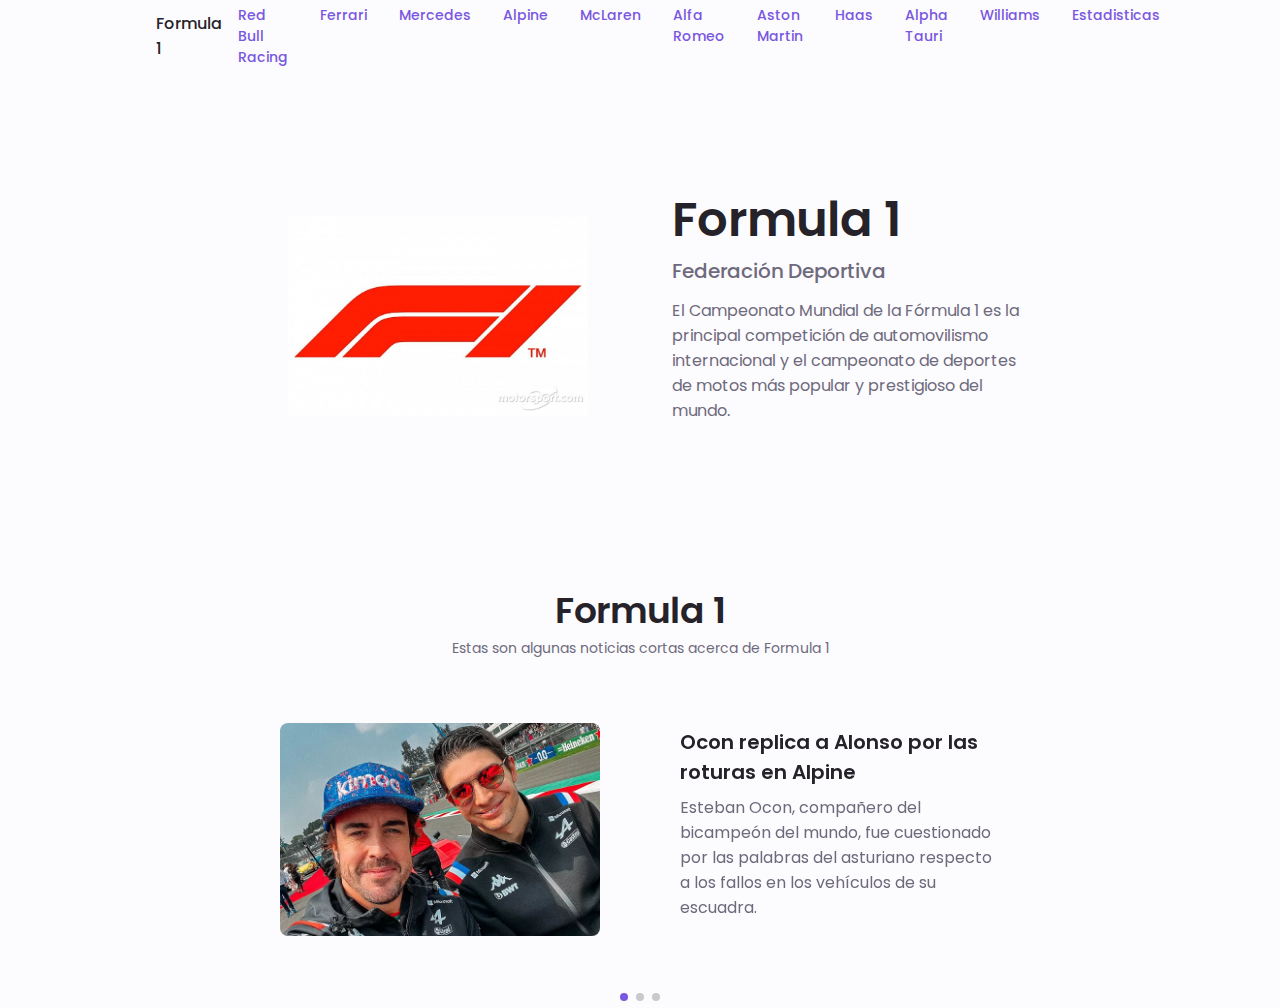
<file: Formula1/index.html>
<!DOCTYPE html>
<html lang="en">
<head>
    <meta charset="UTF-8">
    <meta http-equiv="X-UA-Compatible" content="IE=edge">
    <meta name="viewport" content="width=device-width, initial-scale=1.0">

    <link rel="stylesheet" href="https://unicons.iconscout.com/release/v4.0.0/css/line.css">
    <link rel="stylesheet" href="css/swiper-bundle.min.css">
    <title>Formula 1</title>
    <link rel="stylesheet" href="css/styles.css">
    <link rel="icon" href="img/f1-abu-dhabi-gp-2017-f1-logo-6614917.jpg">
</head>
<body>
    
    <header class="header" id="header">
        <nav class="nav container">
            <a href="index.html" class="nav__logo">Formula 1</a>

            <div class="nav__menu" id="nav-menu">
                <ul class="nav__list grid">

                    <li class="nav_item">
                        <a class="nav__link active-link" aria-current="page" href="redbull.html">
                            <i class="uil uil-streering nav__icon"></i>Red Bull Racing
                        </a>
                    </li>

                    <li class="nav_item">
                        <a class="nav__link active-link" aria-current="page" href="ferrari.html">
                            <i class="uil uil-streering nav__icon"></i> Ferrari
                        </a>
                    </li>

                    <li class="nav_item">
                        <a class="nav__link active-link" aria-current="page" href="mercedes.html">
                            <i class="uil uil-streering nav__icon"></i> Mercedes
                        </a>
                    </li>

                    <li class="nav_item">
                        <a class="nav__link active-link" aria-current="page" href="alpine.html">
                            <i class="uil uil-streering nav__icon"></i> Alpine
                        </a>
                    </li>

                    <li class="nav_item">
                        <a class="nav__link active-link" aria-current="page" href="mclaren.html">
                            <i class="uil uil-streering nav__icon"></i> McLaren
                        </a>
                    </li>

                    <li class="nav_item">
                        <a class="nav__link active-link" aria-current="page" href="alfaromeo.html">
                            <i class="uil uil-streering nav__icon"></i> Alfa Romeo
                        </a>
                    </li>

                    <li class="nav_item">
                        <a class="nav__link active-link" aria-current="page" href="astonmartin.html">
                            <i class="uil uil-streering nav__icon"></i> Aston Martin
                        </a>
                    </li>

                    <li class="nav_item">
                        <a class="nav__link active-link" aria-current="page" href="haas.html">
                            <i class="uil uil-streering nav__icon"></i> Haas
                        </a>
                    </li>

                    <li class="nav_item">
                        <a class="nav__link active-link" aria-current="page" href="alphatauri.html">
                            <i class="uil uil-streering nav__icon"></i> Alpha Tauri
                        </a>
                    </li>

                    <li class="nav_item">
                        <a class="nav__link active-link" aria-current="page" href="williams.html">
                            <i class="uil uil-streering nav__icon"></i> Williams
                        </a>
                    </li>

                    <li class="nav_item">
                        <a class="nav__link active-link" aria-current="page" href="estadisticas.html">
                            <i class="uil uil-streering nav__icon"></i> Estadisticas
                        </a>
                    </li>
                </ul>
                <i class="uil uil-times nav__close" id="nav-close"></i>
            </div>

            <div class="nav__btns">
                <i class="uil uil-moon change-theme" id="theme-button"></i>
                <div class="nav__toggle" id="nav-toggle">
                    <i class="uil uil-bars"></i>
                </div>
            </div>
        </nav>
    </header>

    <main class="main">
        <section class="home section" id="home">
            <div class="home__container container grid">
                <div class="home__content grid">
                    <div class="home__social">
                        <a href="https://www.instagram.com/f1/" target="_blank" class="home__social-icon">
                            <i class="uil uil-instagram"></i>
                        </a>
                        <a href="https://twitter.com/f1" target="_blank" class="home__social-icon">
                            <i class="uil uil-twitter-alt"></i>
                        </a>
                        
                        <a href="https://es-la.facebook.com/Formula1/" target="_blank" class="home__social-icon">
                            <i class="uil uil-facebook"></i>
                        </a>
                    </div>
                    <div class="home__img">
                        <img class="img" src="img/f1-abu-dhabi-gp-2017-f1-logo-6614917.jpg" width="300" height="100">
                    </div>

                    <div class="home__data">
                        <h1 class="home__title">Formula 1</h1>
                        <h3 class="home__subtitle">Federación Deportiva</h3>
                        <p class="home__description">El Campeonato Mundial de la Fórmula 1 es la principal competición de automovilismo internacional y el campeonato de deportes de motos más popular y prestigioso del mundo.</p>
                    </div>
                </div>
            </div>
        </section>

        <section class="portfolio section" id="portfolio">
            <h2 class="section__title">Formula 1</h2>
            <span class="section__subtitle">Estas son algunas noticias cortas acerca de Formula 1</span>
    
            <div class="portfolio__container container swiper">
                <div class="swiper-wrapper">
                    <!--PORTFOLIO 1-->
                    <div class="portfolio__content grid swiper-slide">
                        <img src="img/noticiaocon.png" alt="" class="portfolio__img">
    
                        <div class="portfolio__data">
                            <h3 class="portfolio__title">Ocon replica a Alonso por las roturas en Alpine</h3>
                            <p class="portfolio__description">Esteban Ocon, compañero del bicampeón del mundo, fue cuestionado por las palabras del asturiano respecto a los fallos en los vehículos de su escuadra.</p>
                        </div>
                    </div>
    
                    <!--PORTFOLIO 2-->
                    <div class="portfolio__content grid swiper-slide">
                        <img src="img/noticiaferrari.png" alt="" class="portfolio__img">
    
                        <div class="portfolio__data">
                            <h3 class="portfolio__title">La crisis de Sheinbaum con la Fórmula 1</h3>
                            <p class="portfolio__description">En medio del furor por el fin de semana de la Fórmula 1 en México, la jefa de Gobierno declaro lo siguiente: "Es un evento bastante fifí... a mí no me gusta ir a esos eventos."</p>
                        </div>
                    </div>
    
                    <!--PORTFOLIO 3-->
                    <div class="portfolio__content grid swiper-slide">
                        <img src="img/sheinbaum.png" alt="" class="portfolio__img">
    
                        <div class="portfolio__data">
                            <h3 class="portfolio__title">Ferrari no puede "explicar" su peor carrera de 2022</h3>
                            <p class="portfolio__description">La de México fue la peor carrera de Ferrari en lo que va de temporada, sin que hayan querido o podido dar una explicación detallada sobre lo sucedido.</p>
                        </div>
                    </div>
                </div>
    
                <!-- Add Arrows -->
                <div class="swiper-button-next">
                    <i class="uil uil-angle-right-b swiper-portfolio-icon"></i>
                </div>
                <div class="swiper-button-prev">
                    <i class="uil uil-angle-left-b swiper-portfolio-icon"></i>
                </div>
    
                <!-- Add Pagination -->
                <div class="swiper-pagination"></div>
            </div>
        </section>
    </main>

    <a href="#" class="scrollup" id="scroll-up">
        <i class="uil uil-arrow-up scrollup__icon"></i>
    </a>
    <!--SWIPER JS-->
    <script src="js/swiper-bundle.min.js"></script>

    <!--MAIN JS-->
    <script src="js/main.js"></script>
</body>
</html>
</file>
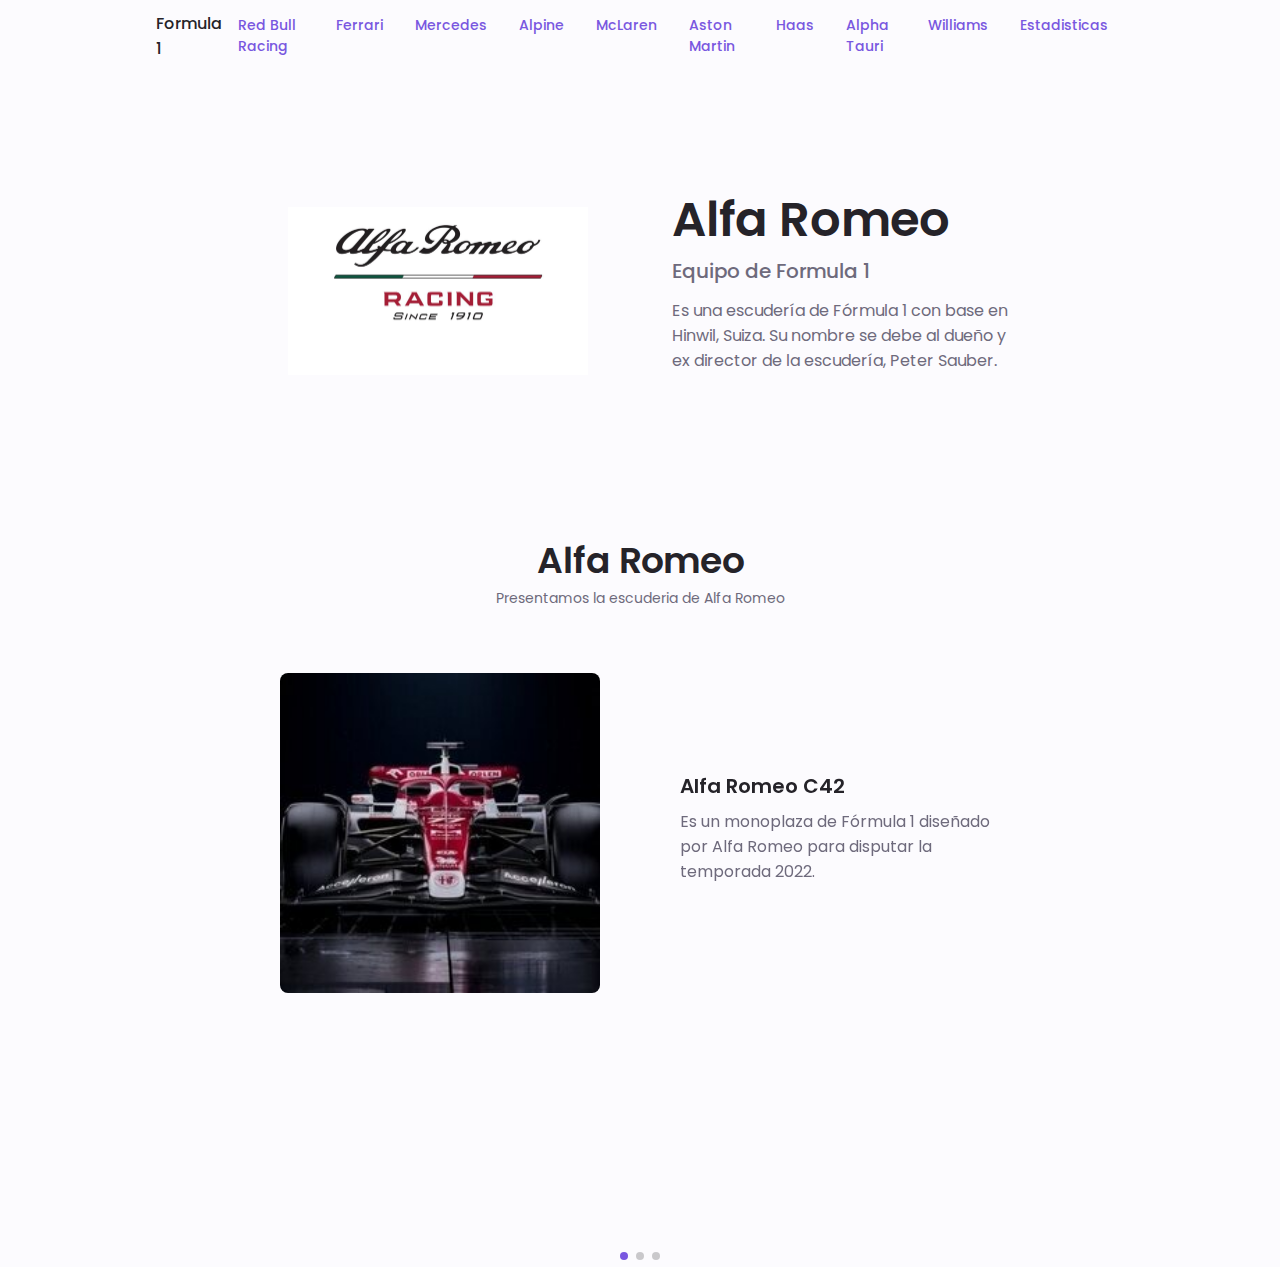
<file: Formula1/alfaromeo.html>
<!DOCTYPE html>
<html lang="en">
<head>
    <meta charset="UTF-8">
    <meta http-equiv="X-UA-Compatible" content="IE=edge">
    <meta name="viewport" content="width=device-width, initial-scale=1.0">

    <link rel="stylesheet" href="https://unicons.iconscout.com/release/v4.0.0/css/line.css">
    <link rel="stylesheet" href="css/swiper-bundle.min.css">
    <title>Alfa Romeo</title>
    <link rel="stylesheet" href="css/styles.css">
    <link rel="icon" href="img/alfaromeologo.png">
</head>
<body>
    
    <header class="header" id="header">
        <nav class="nav container">
            <a href="index.html" class="nav__logo">Formula 1</a>

            <div class="nav__menu" id="nav-menu">
                <ul class="nav__list grid">

                    <!-- <li class="nav_item">
                        <a class="nav__link active-link" aria-current="page" href="redbull.html">
                            <i class="uil uil-streering nav__icon"></i>Formula 1
                        </a>
                    </li> -->

                    <li class="nav_item">
                        <a class="nav__link active-link" aria-current="page" href="redbull.html">
                            <i class="uil uil-streering nav__icon"></i> Red Bull Racing
                        </a>
                    </li>

                    <li class="nav_item">
                        <a class="nav__link active-link" aria-current="page" href="ferrari.html">
                            <i class="uil uil-streering nav__icon"></i> Ferrari
                        </a>
                    </li>

                    <li class="nav_item">
                        <a class="nav__link active-link" aria-current="page" href="mercedes.html">
                            <i class="uil uil-streering nav__icon"></i> Mercedes
                        </a>
                    </li>

                    <li class="nav_item">
                        <a class="nav__link active-link" aria-current="page" href="alpine.html">
                            <i class="uil uil-streering nav__icon"></i> Alpine
                        </a>
                    </li>

                    <li class="nav_item">
                        <a class="nav__link active-link" aria-current="page" href="mclaren.html">
                            <i class="uil uil-streering nav__icon"></i> McLaren
                        </a>
                    </li>

                    <li class="nav_item">
                        <a class="nav__link active-link" aria-current="page" href="astonmartin.html">
                            <i class="uil uil-streering nav__icon"></i> Aston Martin
                        </a>
                    </li>

                    <li class="nav_item">
                        <a class="nav__link active-link" aria-current="page" href="haas.html">
                            <i class="uil uil-streering nav__icon"></i> Haas
                        </a>
                    </li>

                    <li class="nav_item">
                        <a class="nav__link active-link" aria-current="page" href="alphatauri.html">
                            <i class="uil uil-streering nav__icon"></i> Alpha Tauri
                        </a>
                    </li>

                    <li class="nav_item">
                        <a class="nav__link active-link" aria-current="page" href="williams.html">
                            <i class="uil uil-streering nav__icon"></i> Williams
                        </a>
                    </li>

                    <li class="nav_item">
                        <a class="nav__link active-link" aria-current="page" href="estadisticas.html">
                            <i class="uil uil-streering nav__icon"></i> Estadisticas
                        </a>
                    </li>
                </ul>
                <i class="uil uil-times nav__close" id="nav-close"></i>
            </div>

            <div class="nav__btns">
                <i class="uil uil-moon change-theme" id="theme-button"></i>
                <div class="nav__toggle" id="nav-toggle">
                    <i class="uil uil-bars"></i>
                </div>
            </div>
        </nav>
    </header>

    <main class="main">
        <section class="home section" id="home">
            <div class="home__container container grid">
                <div class="home__content grid">
                    <div class="home__social">
                        <a href="https://www.instagram.com/alfaromeoofficial/" target="_blank" class="home__social-icon">
                            <i class="uil uil-instagram"></i>
                        </a>
                        <a href="https://twitter.com/AlfaRomeo_es" target="_blank" class="home__social-icon">
                            <i class="uil uil-twitter-alt"></i>
                        </a>
                        
                        <a href="https://es-la.facebook.com/alfaromeoofficial/" target="_blank" class="home__social-icon">
                            <i class="uil uil-facebook"></i>
                        </a>
                    </div>
                    <div class="home__img">
                        <img class="img" src="img/alfaromeoescueria.jpg" width="300" height="100">
                    </div>

                    <div class="home__data">
                        <h1 class="home__title">Alfa Romeo</h1>
                        <h3 class="home__subtitle">Equipo de Formula 1</h3>
                        <p class="home__description">Es una escudería de Fórmula 1 con base en Hinwil, Suiza. Su nombre se debe al dueño y ex director de la escudería, Peter Sauber.</p>
                    </div>
                </div>
            </div>
        </section>

        <section class="portfolio section" id="portfolio">
            <h2 class="section__title">Alfa Romeo</h2>
            <span class="section__subtitle">Presentamos la escuderia de Alfa Romeo</span>
    
            <div class="portfolio__container container swiper">
                <div class="swiper-wrapper">
                    <!--PORTFOLIO 1-->
                    <div class="portfolio__content grid swiper-slide">
                        <img src="img/alfaromeocarro.jpg" alt="" class="portfolio__img">
    
                        <div class="portfolio__data">
                            <h3 class="portfolio__title">Alfa Romeo C42</h3>
                            <p class="portfolio__description">Es un monoplaza de Fórmula 1 diseñado por Alfa Romeo para disputar la temporada 2022.</p>
                        </div>
                    </div>
    
                    <!--PORTFOLIO 2-->
                    <div class="portfolio__content grid swiper-slide">
                        <img src="img/Zhou_Guanyu_at_the_2022_Austrian_Grand_Prix.jpg" alt="" class="portfolio__img">
    
                        <div class="portfolio__data">
                            <h3 class="portfolio__title">Guanyu Zhou</h3>
                            <p class="portfolio__description">Es un piloto de automovilismo chino. Fue campeón del Campeonato Asiático de F3 y tercero en la Fórmula 2 (ambos en 2021). En 2022 es piloto titular de Alfa Romeo en Fórmula 1.</p>
                        </div>
                    </div>
    
                    <!--PORTFOLIO 3-->
                    <div class="portfolio__content grid swiper-slide">
                        <img src="img/Valtteri_Bottas_at_the_2022_Austrian_Grand_Prix.jpg" alt="" class="portfolio__img">
    
                        <div class="portfolio__data">
                            <h3 class="portfolio__title">Valtteri Bottas</h3>
                            <p class="portfolio__description">Es un piloto de automovilismo finlandés.1​ Debutó en Fórmula 1 en 2013 con el equipo Williams, donde se mantuvo hasta 2016.</p>
                        </div>
                    </div>
                </div>
    
                <!-- Add Arrows -->
                <div class="swiper-button-next">
                    <i class="uil uil-angle-right-b swiper-portfolio-icon"></i>
                </div>
                <div class="swiper-button-prev">
                    <i class="uil uil-angle-left-b swiper-portfolio-icon"></i>
                </div>
    
                <!-- Add Pagination -->
                <div class="swiper-pagination"></div>
            </div>
        </section>
    </main>

    <a href="#" class="scrollup" id="scroll-up">
        <i class="uil uil-arrow-up scrollup__icon"></i>
    </a>
    <!--SWIPER JS-->
    <script src="js/swiper-bundle.min.js"></script>

    <!--MAIN JS-->
    <script src="js/main.js"></script>
</body>
</html>
</file>
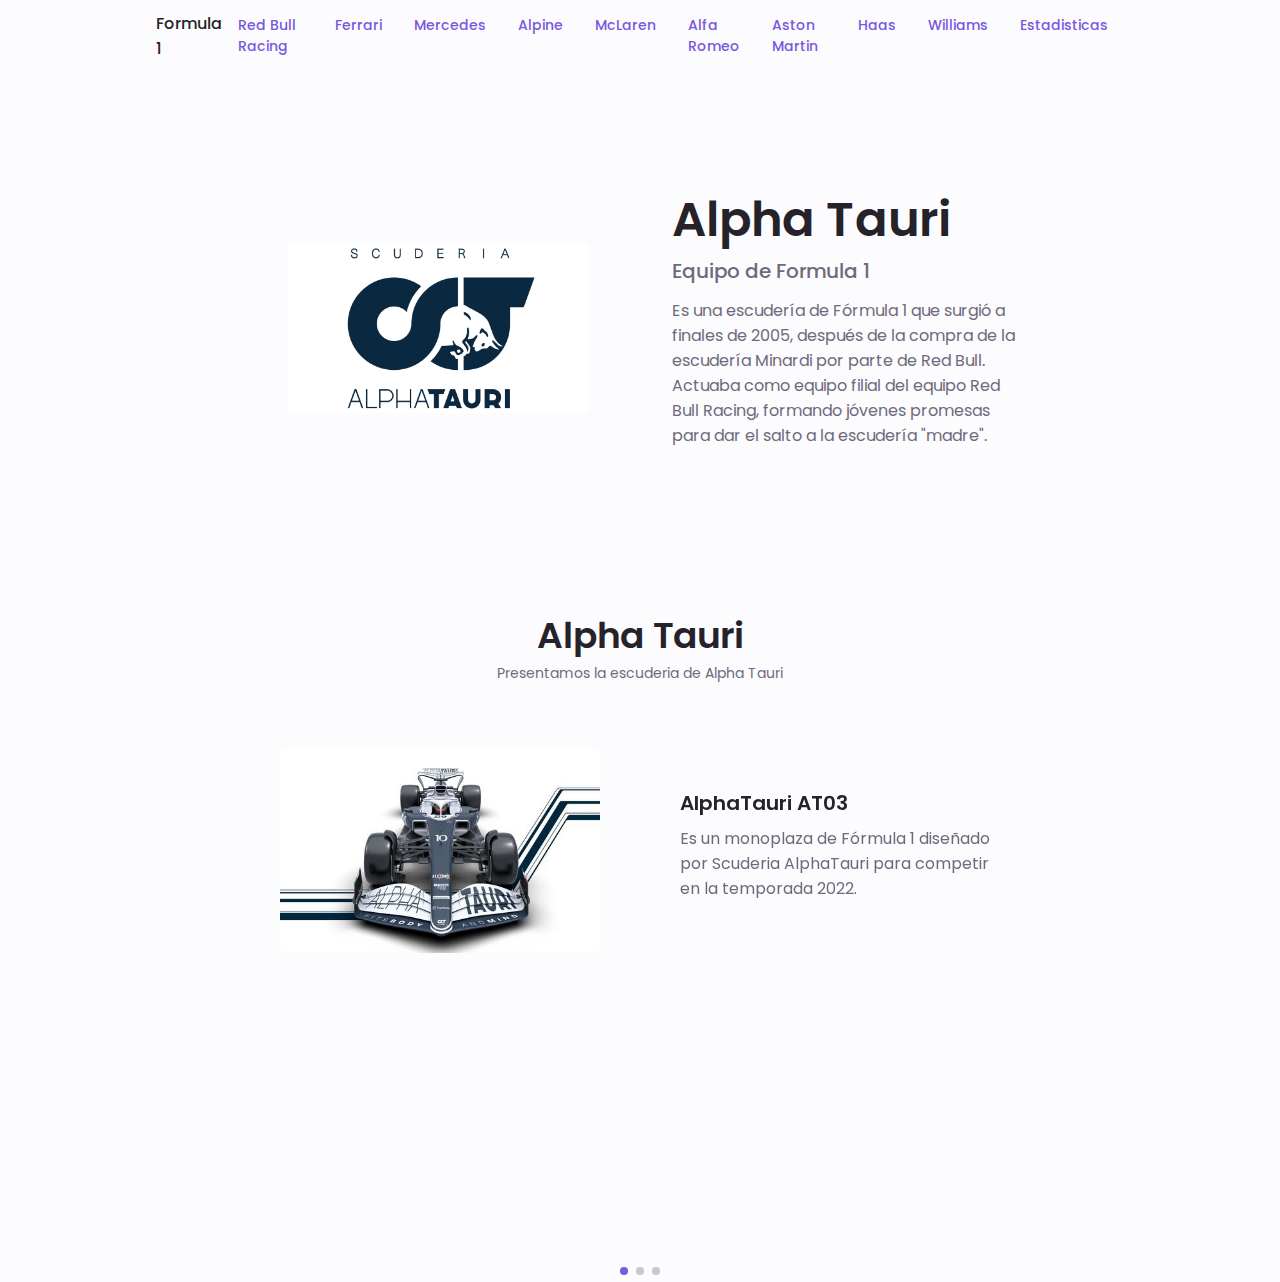
<file: Formula1/alphatauri.html>
<!DOCTYPE html>
<html lang="en">
<head>
    <meta charset="UTF-8">
    <meta http-equiv="X-UA-Compatible" content="IE=edge">
    <meta name="viewport" content="width=device-width, initial-scale=1.0">

    <link rel="stylesheet" href="https://unicons.iconscout.com/release/v4.0.0/css/line.css">
    <link rel="stylesheet" href="css/swiper-bundle.min.css">
    <title>Alpha Tauri</title>
    <link rel="stylesheet" href="css/styles.css">
    <link rel="icon" href="img/alphatauri.jpg">
</head>
<body>
    
    <header class="header" id="header">
        <nav class="nav container">
            <a href="index.html" class="nav__logo">Formula 1</a>

            <div class="nav__menu" id="nav-menu">
                <ul class="nav__list grid">

                    <!-- <li class="nav_item">
                        <a class="nav__link active-link" aria-current="page" href="redbull.html">
                            <i class="uil uil-streering nav__icon"></i>Formula 1
                        </a>
                    </li> -->

                    <li class="nav_item">
                        <a class="nav__link active-link" aria-current="page" href="redbull.html">
                            <i class="uil uil-streering nav__icon"></i> Red Bull Racing
                        </a>
                    </li>

                    <li class="nav_item">
                        <a class="nav__link active-link" aria-current="page" href="ferrari.html">
                            <i class="uil uil-streering nav__icon"></i> Ferrari
                        </a>
                    </li>

                    <li class="nav_item">
                        <a class="nav__link active-link" aria-current="page" href="alpine.html">
                            <i class="uil uil-streering nav__icon"></i> Mercedes
                        </a>
                    </li>

                    <li class="nav_item">
                        <a class="nav__link active-link" aria-current="page" href="mclaren.html">
                            <i class="uil uil-streering nav__icon"></i> Alpine
                        </a>
                    </li>

                    <li class="nav_item">
                        <a class="nav__link active-link" aria-current="page" href="alfaromeo.html">
                            <i class="uil uil-streering nav__icon"></i> McLaren
                        </a>
                    </li>

                    <li class="nav_item">
                        <a class="nav__link active-link" aria-current="page" href="astonmartin.html">
                            <i class="uil uil-streering nav__icon"></i> Alfa Romeo
                        </a>
                    </li>

                    <li class="nav_item">
                        <a class="nav__link active-link" aria-current="page" href="astonmartin.html">
                            <i class="uil uil-streering nav__icon"></i> Aston Martin
                        </a>
                    </li>

                    <li class="nav_item">
                        <a class="nav__link active-link" aria-current="page" href="haas.html">
                            <i class="uil uil-streering nav__icon"></i> Haas
                        </a>
                    </li>

                    <li class="nav_item">
                        <a class="nav__link active-link" aria-current="page" href="williams.html">
                            <i class="uil uil-streering nav__icon"></i> Williams
                        </a>
                    </li>

                    <li class="nav_item">
                        <a class="nav__link active-link" aria-current="page" href="estadisticas.html">
                            <i class="uil uil-streering nav__icon"></i> Estadisticas
                        </a>
                    </li>
                </ul>
                <i class="uil uil-times nav__close" id="nav-close"></i>
            </div>

            <div class="nav__btns">
                <i class="uil uil-moon change-theme" id="theme-button"></i>
                <div class="nav__toggle" id="nav-toggle">
                    <i class="uil uil-bars"></i>
                </div>
            </div>
        </nav>
    </header>

    <main class="main">
        <section class="home section" id="home">
            <div class="home__container container grid">
                <div class="home__content grid">
                    <div class="home__social">
                        <a href="https://www.instagram.com/alphatauri/" target="_blank" class="home__social-icon">
                            <i class="uil uil-instagram"></i>
                        </a>
                        <a href="https://twitter.com/alphatauri" target="_blank" class="home__social-icon">
                            <i class="uil uil-twitter-alt"></i>
                        </a>
                        
                        <a href="https://es-la.facebook.com/alphatauri/" target="_blank" class="home__social-icon">
                            <i class="uil uil-facebook"></i>
                        </a>
                    </div>
                    <div class="home__img">
                        <img class="img" src="img/alphatauriescuderia.jpg" width="300" height="100">
                    </div>

                    <div class="home__data">
                        <h1 class="home__title">Alpha Tauri</h1>
                        <h3 class="home__subtitle">Equipo de Formula 1</h3>
                        <p class="home__description">Es una escudería de Fórmula 1 que surgió a finales de 2005, después de la compra de la escudería Minardi por parte de Red Bull. Actuaba como equipo filial del equipo Red Bull Racing, formando jóvenes promesas para dar el salto a la escudería "madre".</p>
                    </div>
                </div>
            </div>
        </section>

        <section class="portfolio section" id="portfolio">
            <h2 class="section__title">Alpha Tauri</h2>
            <span class="section__subtitle">Presentamos la escuderia de Alpha Tauri</span>
    
            <div class="portfolio__container container swiper">
                <div class="swiper-wrapper">
                    <!--PORTFOLIO 1-->
                    <div class="portfolio__content grid swiper-slide">
                        <img src="img/alphatauricarro.jpg" alt="" class="portfolio__img">
    
                        <div class="portfolio__data">
                            <h3 class="portfolio__title">AlphaTauri AT03</h3>
                            <p class="portfolio__description">Es un monoplaza de Fórmula 1 diseñado por Scuderia AlphaTauri para competir en la temporada 2022.</p>
                        </div>
                    </div>
    
                    <!--PORTFOLIO 2-->
                    <div class="portfolio__content grid swiper-slide">
                        <img src="img/Pierre_Gasly_-_2021_US_GP_driver_parade.jpg" alt="" class="portfolio__img">
    
                        <div class="portfolio__data">
                            <h3 class="portfolio__title">Pierre Gasly</h3>
                            <p class="portfolio__description">Es un piloto de automovilismo francés. Campeón de la Eurocopa Fórmula Renault 2.0 en 2013 y de GP2 Series en 2016. Debutó en Toro Rosso en la temporada 2017 de Fórmula 1.</p>
                        </div>
                    </div>
    
                    <!--PORTFOLIO 3-->
                    <div class="portfolio__content grid swiper-slide">
                        <img src="img/2021_US_GP,_Tsunoda.jpg" alt="" class="portfolio__img">
    
                        <div class="portfolio__data">
                            <h3 class="portfolio__title">Yuki Tsunoda</h3>
                            <p class="portfolio__description">Es un piloto de automovilismo japonés. En 2018 ganó el Campeonato de Japón de Fórmula 4 y fue tercero en Fórmula 2 en 2020. Desde 2021 corre en la Fórmula 1 con AlphaTauri.</p>
                        </div>
                    </div>
                </div>
    
                <!-- Add Arrows -->
                <div class="swiper-button-next">
                    <i class="uil uil-angle-right-b swiper-portfolio-icon"></i>
                </div>
                <div class="swiper-button-prev">
                    <i class="uil uil-angle-left-b swiper-portfolio-icon"></i>
                </div>
    
                <!-- Add Pagination -->
                <div class="swiper-pagination"></div>
            </div>
        </section>
    </main>

    <a href="#" class="scrollup" id="scroll-up">
        <i class="uil uil-arrow-up scrollup__icon"></i>
    </a>
    <!--SWIPER JS-->
    <script src="js/swiper-bundle.min.js"></script>

    <!--MAIN JS-->
    <script src="js/main.js"></script>
</body>
</html>
</file>
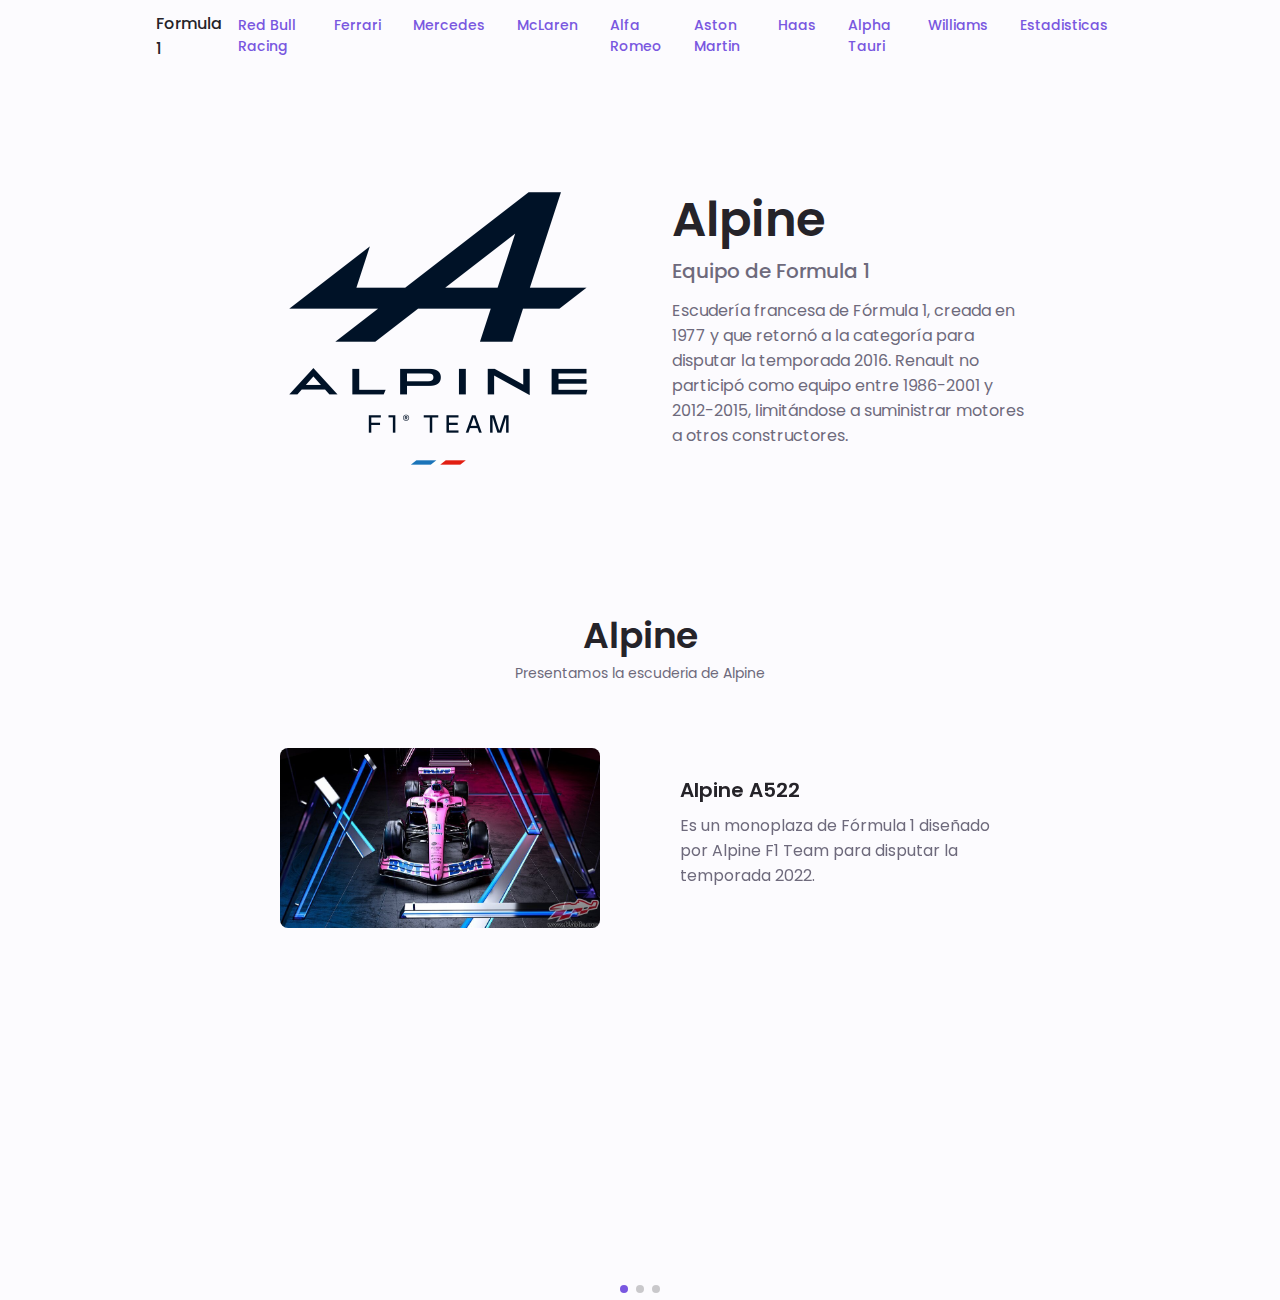
<file: Formula1/alpine.html>
<!DOCTYPE html>
<html lang="en">
<head>
    <meta charset="UTF-8">
    <meta http-equiv="X-UA-Compatible" content="IE=edge">
    <meta name="viewport" content="width=device-width, initial-scale=1.0">

    <link rel="stylesheet" href="https://unicons.iconscout.com/release/v4.0.0/css/line.css">
    <link rel="stylesheet" href="css/swiper-bundle.min.css">
    <title>Alpine</title>
    <link rel="stylesheet" href="css/styles.css">
    <link rel="icon" href="img/alpinelogo.png">
</head>
<body>
    
    <header class="header" id="header">
        <nav class="nav container">
            <a href="index.html" class="nav__logo">Formula 1</a>

            <div class="nav__menu" id="nav-menu">
                <ul class="nav__list grid">

                    <!-- <li class="nav_item">
                        <a class="nav__link active-link" aria-current="page" href="redbull.html">
                            <i class="uil uil-streering nav__icon"></i>Formula 1
                        </a>
                    </li> -->

                    <li class="nav_item">
                        <a class="nav__link active-link" aria-current="page" href="redbull.html">
                            <i class="uil uil-streering nav__icon"></i> Red Bull Racing
                        </a>
                    </li>

                    <li class="nav_item">
                        <a class="nav__link active-link" aria-current="page" href="ferrari.html">
                            <i class="uil uil-streering nav__icon"></i> Ferrari
                        </a>
                    </li>

                    <li class="nav_item">
                        <a class="nav__link active-link" aria-current="page" href="mercedes.html">
                            <i class="uil uil-streering nav__icon"></i> Mercedes
                        </a>
                    </li>

                    <li class="nav_item">
                        <a class="nav__link active-link" aria-current="page" href="mclaren.html">
                            <i class="uil uil-streering nav__icon"></i> McLaren
                        </a>
                    </li>

                    <li class="nav_item">
                        <a class="nav__link active-link" aria-current="page" href="alfaromeo.html">
                            <i class="uil uil-streering nav__icon"></i> Alfa Romeo
                        </a>
                    </li>

                    <li class="nav_item">
                        <a class="nav__link active-link" aria-current="page" href="astonmartin.html">
                            <i class="uil uil-streering nav__icon"></i> Aston Martin
                        </a>
                    </li>

                    <li class="nav_item">
                        <a class="nav__link active-link" aria-current="page" href="haas.html">
                            <i class="uil uil-streering nav__icon"></i> Haas
                        </a>
                    </li>

                    <li class="nav_item">
                        <a class="nav__link active-link" aria-current="page" href="alphatauri.html">
                            <i class="uil uil-streering nav__icon"></i> Alpha Tauri
                        </a>
                    </li>

                    <li class="nav_item">
                        <a class="nav__link active-link" aria-current="page" href="williams.html">
                            <i class="uil uil-streering nav__icon"></i> Williams
                        </a>
                    </li>

                    <li class="nav_item">
                        <a class="nav__link active-link" aria-current="page" href="estadisticas.html">
                            <i class="uil uil-streering nav__icon"></i> Estadisticas
                        </a>
                    </li>
                </ul>
                <i class="uil uil-times nav__close" id="nav-close"></i>
            </div>

            <div class="nav__btns">
                <i class="uil uil-moon change-theme" id="theme-button"></i>
                <div class="nav__toggle" id="nav-toggle">
                    <i class="uil uil-bars"></i>
                </div>
            </div>
        </nav>
    </header>

    <main class="main">
        <section class="home section" id="home">
            <div class="home__container container grid">
                <div class="home__content grid">
                    <div class="home__social">
                        <a href="https://www.instagram.com/alpine/" target="_blank" class="home__social-icon">
                            <i class="uil uil-instagram"></i>
                        </a>
                        <a href="https://twitter.com/alpine" target="_blank" class="home__social-icon">
                            <i class="uil uil-twitter-alt"></i>
                        </a>
                        
                        <a href="https://es-la.facebook.com/alpine/" target="_blank" class="home__social-icon">
                            <i class="uil uil-facebook"></i>
                        </a>
                    </div>
                    <div class="home__img">
                        <img class="img" src="img/alpineescuerdia.png" width="300" height="100">
                    </div>

                    <div class="home__data">
                        <h1 class="home__title">Alpine</h1>
                        <h3 class="home__subtitle">Equipo de Formula 1</h3>
                        <p class="home__description">Escudería francesa de Fórmula 1, creada en 1977 y que retornó a la categoría para disputar la temporada 2016. Renault no participó como equipo entre 1986-2001 y 2012-2015, limitándose a suministrar motores a otros constructores.</p>
                    </div>
                </div>
            </div>
        </section>

        <section class="portfolio section" id="portfolio">
            <h2 class="section__title">Alpine</h2>
            <span class="section__subtitle">Presentamos la escuderia de Alpine</span>
    
            <div class="portfolio__container container swiper">
                <div class="swiper-wrapper">
                    <!--PORTFOLIO 1-->
                    <div class="portfolio__content grid swiper-slide">
                        <img src="img/alpinecarro.jpg" alt="" class="portfolio__img">
    
                        <div class="portfolio__data">
                            <h3 class="portfolio__title">Alpine A522</h3>
                            <p class="portfolio__description">Es un monoplaza de Fórmula 1 diseñado por Alpine F1 Team para disputar la temporada 2022.</p>
                        </div>
                    </div>
    
                    <!--PORTFOLIO 2-->
                    <div class="portfolio__content grid swiper-slide">
                        <img src="img/Alonso_2020_in_Renault_kit.jpg" alt="" class="portfolio__img">
    
                        <div class="portfolio__data">
                            <h3 class="portfolio__title">Fernando Alonso</h3>
                            <p class="portfolio__description">Es un piloto de automovilismo español, galardonado como Premio Principe de Asturias en 2005. Ha ganado dos veces el Campeonato Mundial de Fórmula 1 en 2005 y 2006,3​una vez el Campeonato Mundial de Resistencia de la FIA en 2019, las 24 Horas de Le Mans en 2018 y 2019, las 24 Horas de Daytona de 2019 y el Campeonato Mundial de Karting en 1996.</p>
                        </div>
                    </div>
    
                    <!--PORTFOLIO 3-->
                    <div class="portfolio__content grid swiper-slide">
                        <img src="img/Esteban_Ocon_2017_Malaysia_1.jpg" alt="" class="portfolio__img">
    
                        <div class="portfolio__data">
                            <h3 class="portfolio__title">Esteban Ocon</h3>
                            <p class="portfolio__description">Es un piloto francés de automovilismo.1​ Fue campeón de Fórmula 3 Europea y GP3 Series. Debutó en Fórmula 1 en 2016 con Manor y más tarde compitió para Force India y Racing Point. Luego de un año de desarrollo con Mercedes, volvió a este campeonato de la mano de Renault.</p>
                        </div>
                    </div>
                </div>
    
                <!-- Add Arrows -->
                <div class="swiper-button-next">
                    <i class="uil uil-angle-right-b swiper-portfolio-icon"></i>
                </div>
                <div class="swiper-button-prev">
                    <i class="uil uil-angle-left-b swiper-portfolio-icon"></i>
                </div>
    
                <!-- Add Pagination -->
                <div class="swiper-pagination"></div>
            </div>
        </section>
    </main>

    <a href="#" class="scrollup" id="scroll-up">
        <i class="uil uil-arrow-up scrollup__icon"></i>
    </a>
    <!--SWIPER JS-->
    <script src="js/swiper-bundle.min.js"></script>

    <!--MAIN JS-->
    <script src="js/main.js"></script>
</body>
</html>
</file>
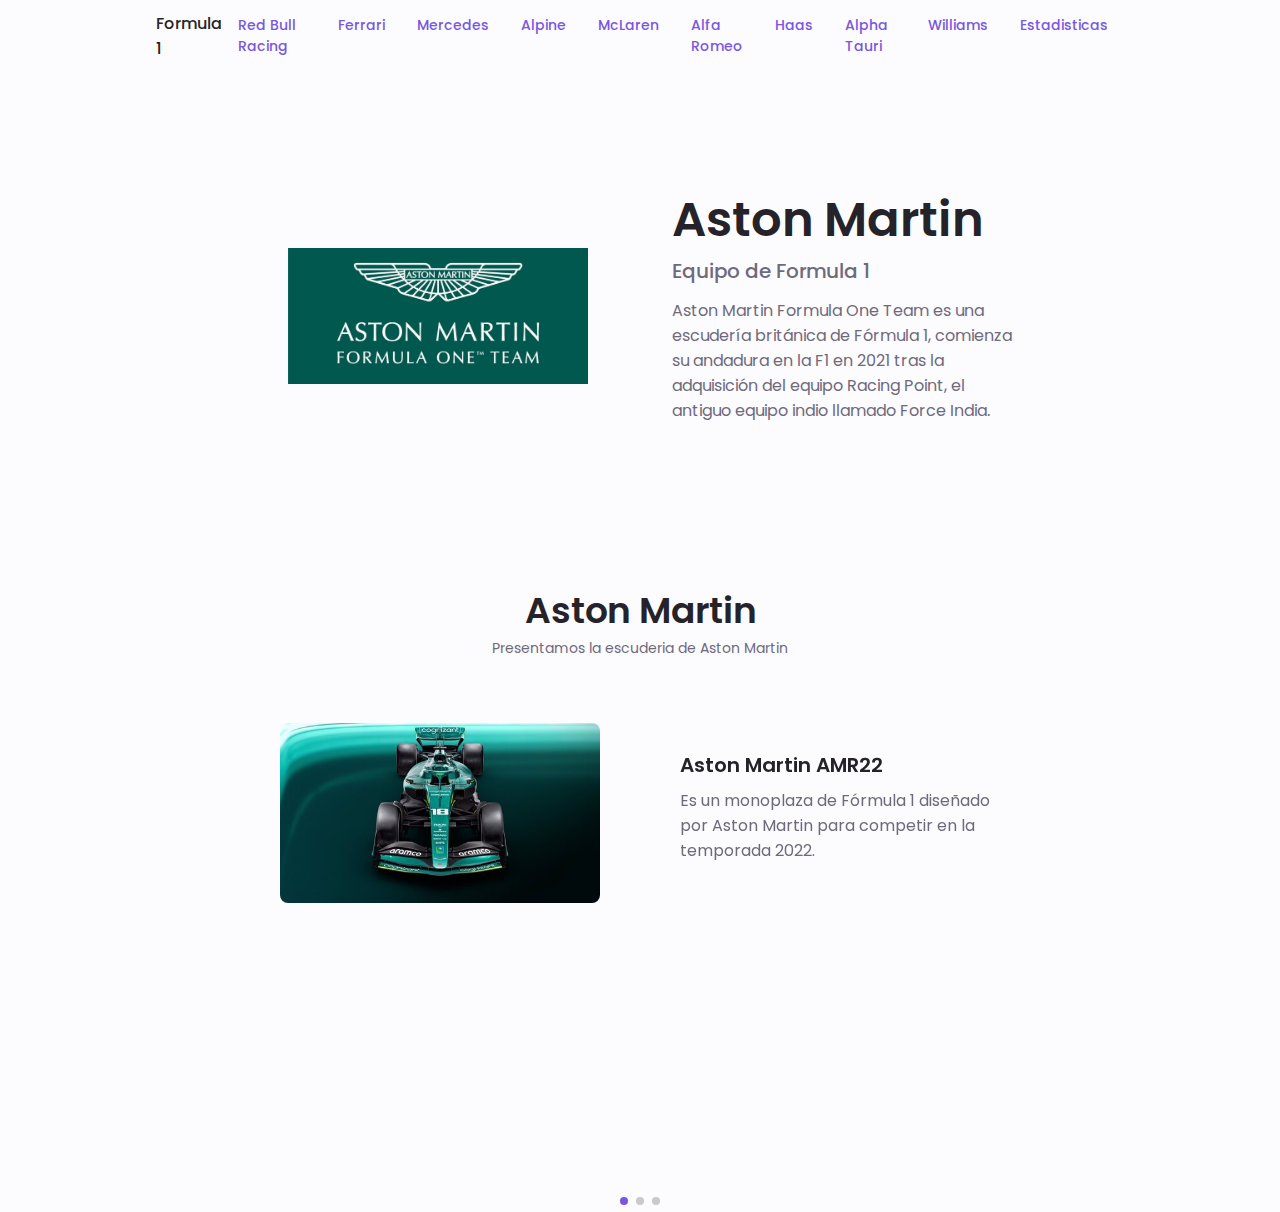
<file: Formula1/astonmartin.html>
<!DOCTYPE html>
<html lang="en">
<head>
    <meta charset="UTF-8">
    <meta http-equiv="X-UA-Compatible" content="IE=edge">
    <meta name="viewport" content="width=device-width, initial-scale=1.0">

    <link rel="stylesheet" href="https://unicons.iconscout.com/release/v4.0.0/css/line.css">
    <link rel="stylesheet" href="css/swiper-bundle.min.css">
    <title>Aston Martin</title>
    <link rel="stylesheet" href="css/styles.css">
    <link rel="icon" href="img/astonmartinlogo.jpg">
</head>
<body>
    
    <header class="header" id="header">
        <nav class="nav container">
            <a href="index.html" class="nav__logo">Formula 1</a>

            <div class="nav__menu" id="nav-menu">
                <ul class="nav__list grid">

                    <!-- <li class="nav_item">
                        <a class="nav__link active-link" aria-current="page" href="redbull.html">
                            <i class="uil uil-streering nav__icon"></i>Formula 1
                        </a>
                    </li> -->

                    <li class="nav_item">
                        <a class="nav__link active-link" aria-current="page" href="redbull.html">
                            <i class="uil uil-streering nav__icon"></i> Red Bull Racing
                        </a>
                    </li>

                    <li class="nav_item">
                        <a class="nav__link active-link" aria-current="page" href="ferrari.html">
                            <i class="uil uil-streering nav__icon"></i> Ferrari
                        </a>
                    </li>

                    <li class="nav_item">
                        <a class="nav__link active-link" aria-current="page" href="mercedes.html">
                            <i class="uil uil-streering nav__icon"></i> Mercedes
                        </a>
                    </li>

                    <li class="nav_item">
                        <a class="nav__link active-link" aria-current="page" href="alpine.html">
                            <i class="uil uil-streering nav__icon"></i> Alpine
                        </a>
                    </li>

                    <li class="nav_item">
                        <a class="nav__link active-link" aria-current="page" href="mclaren.html">
                            <i class="uil uil-streering nav__icon"></i> McLaren
                        </a>
                    </li>

                    <li class="nav_item">
                        <a class="nav__link active-link" aria-current="page" href="alfaromeo.html">
                            <i class="uil uil-streering nav__icon"></i> Alfa Romeo
                        </a>
                    </li>

                    <li class="nav_item">
                        <a class="nav__link active-link" aria-current="page" href="haas.html">
                            <i class="uil uil-streering nav__icon"></i> Haas
                        </a>
                    </li>

                    <li class="nav_item">
                        <a class="nav__link active-link" aria-current="page" href="alphatauri.html">
                            <i class="uil uil-streering nav__icon"></i> Alpha Tauri
                        </a>
                    </li>

                    <li class="nav_item">
                        <a class="nav__link active-link" aria-current="page" href="williams.html">
                            <i class="uil uil-streering nav__icon"></i> Williams
                        </a>
                    </li>

                    <li class="nav_item">
                        <a class="nav__link active-link" aria-current="page" href="estadisticas.html">
                            <i class="uil uil-streering nav__icon"></i> Estadisticas
                        </a>
                    </li>
                </ul>
                <i class="uil uil-times nav__close" id="nav-close"></i>
            </div>

            <div class="nav__btns">
                <i class="uil uil-moon change-theme" id="theme-button"></i>
                <div class="nav__toggle" id="nav-toggle">
                    <i class="uil uil-bars"></i>
                </div>
            </div>
        </nav>
    </header>

    <main class="main">
        <section class="home section" id="home">
            <div class="home__container container grid">
                <div class="home__content grid">
                    <div class="home__social">
                        <a href="https://www.instagram.com/astonmartin/" target="_blank" class="home__social-icon">
                            <i class="uil uil-instagram"></i>
                        </a>
                        <a href="https://twitter.com/astonmartin" target="_blank" class="home__social-icon">
                            <i class="uil uil-twitter-alt"></i>
                        </a>
                        
                        <a href="https://es-la.facebook.com/astonmartin/" target="_blank" class="home__social-icon">
                            <i class="uil uil-facebook"></i>
                        </a>
                    </div>
                    <div class="home__img">
                        <img class="img" src="img/astonmartinescuederia.jpg" width="300" height="100">
                    </div>

                    <div class="home__data">
                        <h1 class="home__title">Aston Martin</h1>
                        <h3 class="home__subtitle">Equipo de Formula 1</h3>
                        <p class="home__description">Aston Martin Formula One Team es una escudería británica de Fórmula 1, comienza su andadura en la F1 en 2021 tras la adquisición del equipo Racing Point, el antiguo equipo indio llamado Force India.</p>
                    </div>
                </div>
            </div>
        </section>

        <section class="portfolio section" id="portfolio">
            <h2 class="section__title">Aston Martin</h2>
            <span class="section__subtitle">Presentamos la escuderia de Aston Martin</span>
    
            <div class="portfolio__container container swiper">
                <div class="swiper-wrapper">
                    <!--PORTFOLIO 1-->
                    <div class="portfolio__content grid swiper-slide">
                        <img src="img/astonmartincarro.jpg" alt="" class="portfolio__img">
    
                        <div class="portfolio__data">
                            <h3 class="portfolio__title">Aston Martin AMR22</h3>
                            <p class="portfolio__description">Es un monoplaza de Fórmula 1 diseñado por Aston Martin para competir en la temporada 2022.</p>
                        </div>
                    </div>
    
                    <!--PORTFOLIO 2-->
                    <div class="portfolio__content grid swiper-slide">
                        <img src="img/sebastianvettel.jpg" alt="" class="portfolio__img">
    
                        <div class="portfolio__data">
                            <h3 class="portfolio__title">Sebastian Vettel</h3>
                            <p class="portfolio__description">Es un piloto alemán de automovilismo. Llegó formando parte del Equipo Júnior de Red Bull desde los 11 años. Ha ganado cuatro títulos mundiales de Fórmula 1 con el equipo Red Bull en 2010, 2011, 2012 y 2013, más tres subcampeonatos en 2009, 2017 y 2018 estos dos últimos con la escudería Ferrari.</p>
                        </div>
                    </div>
    
                    <!--PORTFOLIO 3-->
                    <div class="portfolio__content grid swiper-slide">
                        <img src="img/FIA_F1_Austria_2022_Lance_Stroll_(cropped).jpg" alt="" class="portfolio__img">
    
                        <div class="portfolio__data">
                            <h3 class="portfolio__title">Lance Stroll</h3>
                            <p class="portfolio__description">Es un piloto de automovilismo canadiense.1​ Ganó los campeonatos de Fórmula 4 Italiana en 2015 y Fórmula 3 Europea en 2016. Disputó las temporadas 2017 y 2018 con Williams en Fórmula 1, en 2019 y 2020 fue piloto de Racing Point. Actualmente es piloto de la escudería Aston Martin F1 Team.</p>
                        </div>
                    </div>
                </div>
    
                <!-- Add Arrows -->
                <div class="swiper-button-next">
                    <i class="uil uil-angle-right-b swiper-portfolio-icon"></i>
                </div>
                <div class="swiper-button-prev">
                    <i class="uil uil-angle-left-b swiper-portfolio-icon"></i>
                </div>
    
                <!-- Add Pagination -->
                <div class="swiper-pagination"></div>
            </div>
        </section>
    </main>

    <a href="#" class="scrollup" id="scroll-up">
        <i class="uil uil-arrow-up scrollup__icon"></i>
    </a>
    <!--SWIPER JS-->
    <script src="js/swiper-bundle.min.js"></script>

    <!--MAIN JS-->
    <script src="js/main.js"></script>
</body>
</html>
</file>
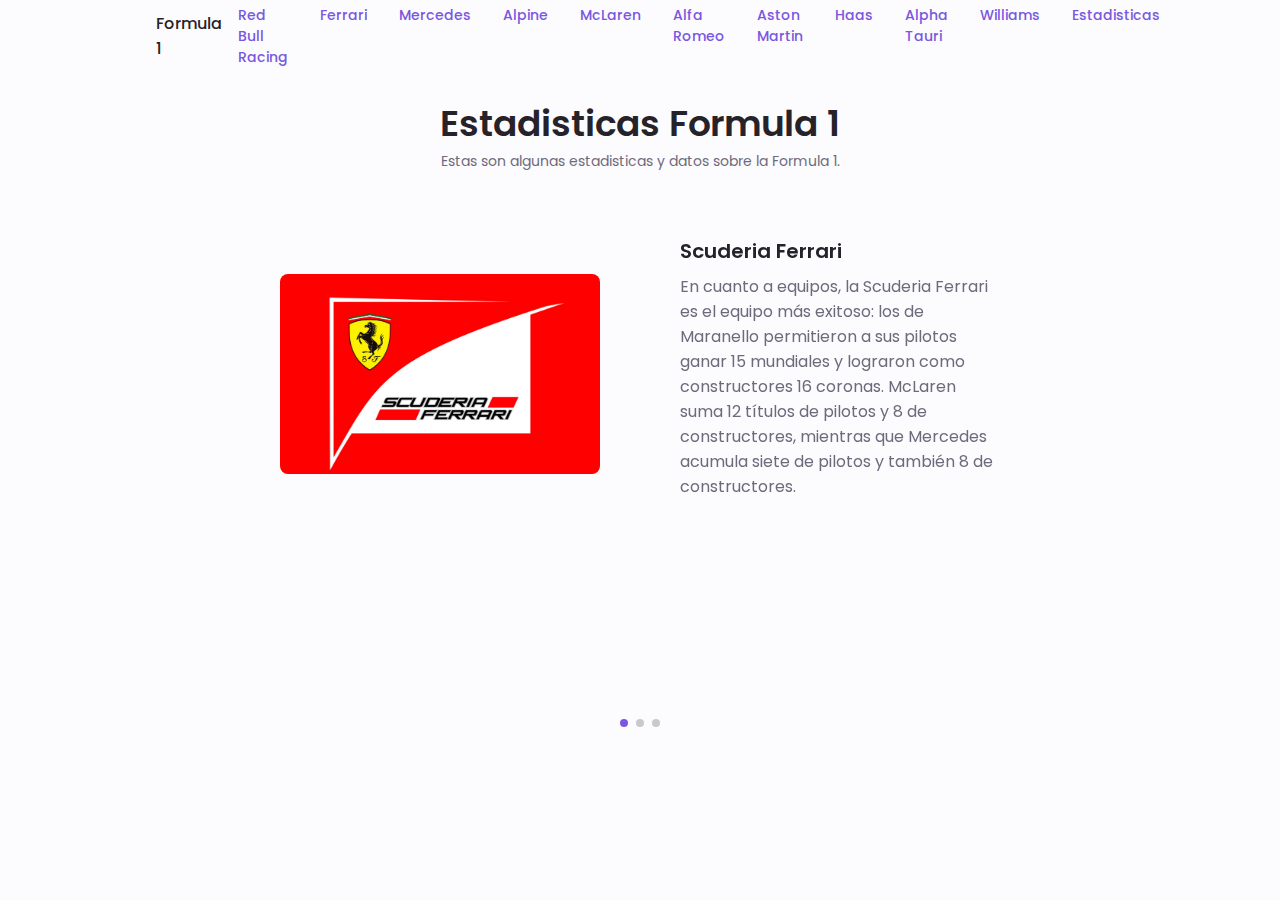
<file: Formula1/estadisticas.html>
<!DOCTYPE html>
<html lang="en">
<head>
    <meta charset="UTF-8">
    <meta http-equiv="X-UA-Compatible" content="IE=edge">
    <meta name="viewport" content="width=device-width, initial-scale=1.0">

    <link rel="stylesheet" href="https://unicons.iconscout.com/release/v4.0.0/css/line.css">
    <link rel="stylesheet" href="css/swiper-bundle.min.css">
    <title>Formula 1</title>
    <link rel="stylesheet" href="css/styles.css">
    <link rel="icon" href="img/f1-abu-dhabi-gp-2017-f1-logo-6614917.jpg">
</head>
<body>
    
    <header class="header" id="header">
        <nav class="nav container">
            <a href="index.html" class="nav__logo">Formula 1</a>

            <div class="nav__menu" id="nav-menu">
                <ul class="nav__list grid">

                    <li class="nav_item">
                        <a class="nav__link active-link" aria-current="page" href="redbull.html">
                            <i class="uil uil-streering nav__icon"></i>Red Bull Racing
                        </a>
                    </li>

                    <li class="nav_item">
                        <a class="nav__link active-link" aria-current="page" href="ferrari.html">
                            <i class="uil uil-streering nav__icon"></i> Ferrari
                        </a>
                    </li>

                    <li class="nav_item">
                        <a class="nav__link active-link" aria-current="page" href="mercedes.html">
                            <i class="uil uil-streering nav__icon"></i> Mercedes
                        </a>
                    </li>

                    <li class="nav_item">
                        <a class="nav__link active-link" aria-current="page" href="alpine.html">
                            <i class="uil uil-streering nav__icon"></i> Alpine
                        </a>
                    </li>

                    <li class="nav_item">
                        <a class="nav__link active-link" aria-current="page" href="mclaren.html">
                            <i class="uil uil-streering nav__icon"></i> McLaren
                        </a>
                    </li>

                    <li class="nav_item">
                        <a class="nav__link active-link" aria-current="page" href="alfaromeo.html">
                            <i class="uil uil-streering nav__icon"></i> Alfa Romeo
                        </a>
                    </li>

                    <li class="nav_item">
                        <a class="nav__link active-link" aria-current="page" href="astonmartin.html">
                            <i class="uil uil-streering nav__icon"></i> Aston Martin
                        </a>
                    </li>

                    <li class="nav_item">
                        <a class="nav__link active-link" aria-current="page" href="haas.html">
                            <i class="uil uil-streering nav__icon"></i> Haas
                        </a>
                    </li>

                    <li class="nav_item">
                        <a class="nav__link active-link" aria-current="page" href="alphatauri.html">
                            <i class="uil uil-streering nav__icon"></i> Alpha Tauri
                        </a>
                    </li>

                    <li class="nav_item">
                        <a class="nav__link active-link" aria-current="page" href="williams.html">
                            <i class="uil uil-streering nav__icon"></i> Williams
                        </a>
                    </li>

                    <li class="nav_item">
                        <a class="nav__link active-link" aria-current="page" href="estadisticas.html">
                            <i class="uil uil-streering nav__icon"></i> Estadisticas
                        </a>
                    </li>
                </ul>
                <i class="uil uil-times nav__close" id="nav-close"></i>
            </div>

            <div class="nav__btns">
                <i class="uil uil-moon change-theme" id="theme-button"></i>
                <div class="nav__toggle" id="nav-toggle">
                    <i class="uil uil-bars"></i>
                </div>
            </div>
        </nav>
    </header>

    <main class="main">

        <section class="portfolio section" id="portfolio">
            <h2 class="section__title">Estadisticas Formula 1</h2>
            <span class="section__subtitle">Estas son algunas estadisticas y datos sobre la Formula 1.</span>
    
            <div class="portfolio__container container swiper">
                <div class="swiper-wrapper">
                    <!--PORTFOLIO 1-->
                    <div class="portfolio__content grid swiper-slide">
                        <img src="img/scuderiaferrari.jpg" alt="" class="portfolio__img">
    
                        <div class="portfolio__data">
                            <h3 class="portfolio__title">Scuderia Ferrari</h3>
                            <p class="portfolio__description">En cuanto a equipos, la Scuderia Ferrari es el equipo más exitoso: los de Maranello permitieron a sus pilotos ganar 15 mundiales y lograron como constructores 16 coronas. McLaren suma 12 títulos de pilotos y 8 de constructores, mientras que Mercedes acumula siete de pilotos y también 8 de constructores.</p>
                        </div>
                    </div>
    
                    <!--PORTFOLIO 2-->
                    <div class="portfolio__content grid swiper-slide">
                        <img src="img/lewishamilton.jpg" alt="" class="portfolio__img">
    
                        <div class="portfolio__data">
                            <h3 class="portfolio__title">Lewis Hamilton</h3>
                            <p class="portfolio__description">Desde que el británico llegase a Mercedes, su ascenso ha sido meteórico, pasando de ser un piloto contendiente pero sin opciones de ganar de manera consistente al más laureado de todos los tiempos.

                                Siete campeonatos, seis de ellos en siete años y un volumen de victorias altísimo que ha convertido a Hamilton en el que más veces ha subido al primer cajón del podio en la historia de la F1.</p>
                        </div>
                    </div>
    
                    <!--PORTFOLIO 3-->
                    <div class="portfolio__content grid swiper-slide">
                        <img src="img/llantas.jpg" alt="" class="portfolio__img">
    
                        <div class="portfolio__data">
                            <h3 class="portfolio__title">Llantas de 18 pulgadas</h3>
                            <p class="portfolio__description">Pirelli introdujo en 2022 unos neumáticos nuevos de mayor tamaño. Las llantas pasaron a ser de 18 pulgadas, en lugar de 13 como en años anteriores.</p>
                        </div>
                    </div>
                </div>
    
                <!-- Add Arrows -->
                <div class="swiper-button-next">
                    <i class="uil uil-angle-right-b swiper-portfolio-icon"></i>
                </div>
                <div class="swiper-button-prev">
                    <i class="uil uil-angle-left-b swiper-portfolio-icon"></i>
                </div>
    
                <!-- Add Pagination -->
                <div class="swiper-pagination"></div>
            </div>
        </section>
    </main>

    <a href="#" class="scrollup" id="scroll-up">
        <i class="uil uil-arrow-up scrollup__icon"></i>
    </a>
    <!--SWIPER JS-->
    <script src="js/swiper-bundle.min.js"></script>

    <!--MAIN JS-->
    <script src="js/main.js"></script>
</body>
</html>
</file>
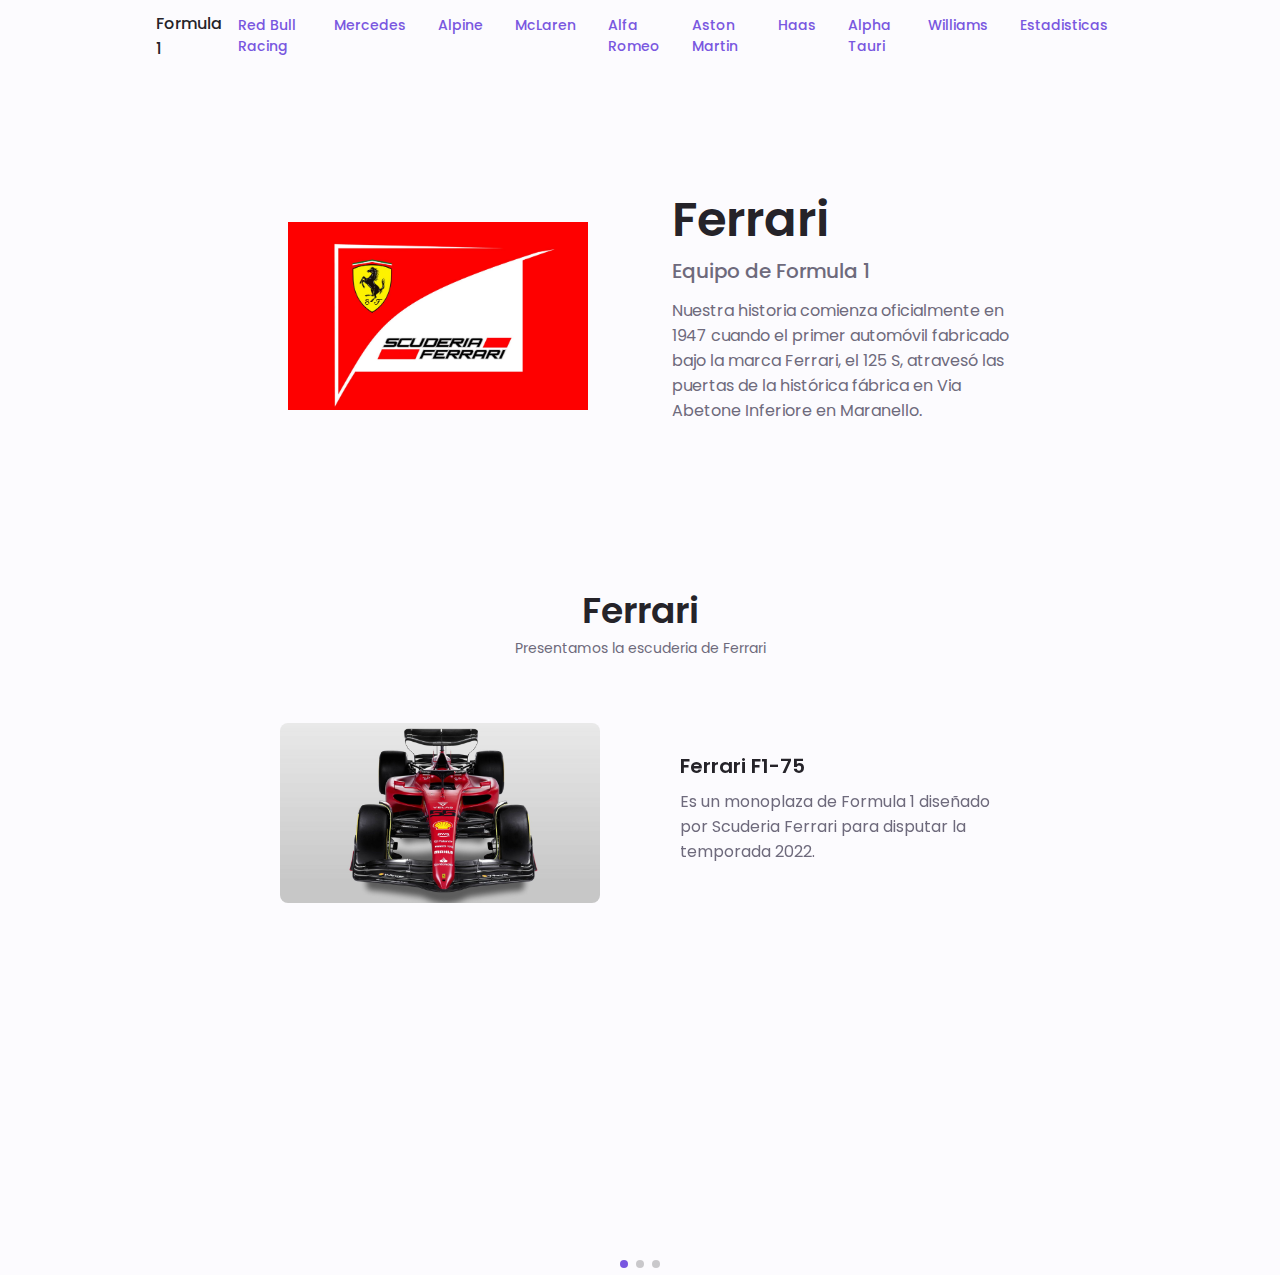
<file: Formula1/ferrari.html>
<!DOCTYPE html>
<html lang="en">
<head>
    <meta charset="UTF-8">
    <meta http-equiv="X-UA-Compatible" content="IE=edge">
    <meta name="viewport" content="width=device-width, initial-scale=1.0">

    <link rel="stylesheet" href="https://unicons.iconscout.com/release/v4.0.0/css/line.css">
    <link rel="stylesheet" href="css/swiper-bundle.min.css">
    <title>Ferrari</title>
    <link rel="stylesheet" href="css/styles.css">
    <link rel="icon" href="img/ferrarilogo.jpg">
</head>
<body>
    
    <header class="header" id="header">
        <nav class="nav container">
            <a href="index.html" class="nav__logo">Formula 1</a>

            <div class="nav__menu" id="nav-menu">
                <ul class="nav__list grid">

                    <!-- <li class="nav_item">
                        <a class="nav__link active-link" aria-current="page" href="redbull.html">
                            <i class="uil uil-streering nav__icon"></i>Formula 1
                        </a>
                    </li> -->

                    <li class="nav_item">
                        <a class="nav__link active-link" aria-current="page" href="redbull.html">
                            <i class="uil uil-streering nav__icon"></i> Red Bull Racing
                        </a>
                    </li>

                    <li class="nav_item">
                        <a class="nav__link active-link" aria-current="page" href="mercedes.html">
                            <i class="uil uil-streering nav__icon"></i> Mercedes
                        </a>
                    </li>

                    <li class="nav_item">
                        <a class="nav__link active-link" aria-current="page" href="alpine.html">
                            <i class="uil uil-streering nav__icon"></i> Alpine
                        </a>
                    </li>

                    <li class="nav_item">
                        <a class="nav__link active-link" aria-current="page" href="mclaren.html">
                            <i class="uil uil-streering nav__icon"></i> McLaren
                        </a>
                    </li>

                    <li class="nav_item">
                        <a class="nav__link active-link" aria-current="page" href="alfaromeo.html">
                            <i class="uil uil-streering nav__icon"></i> Alfa Romeo
                        </a>
                    </li>

                    <li class="nav_item">
                        <a class="nav__link active-link" aria-current="page" href="astonmartin.html">
                            <i class="uil uil-streering nav__icon"></i> Aston Martin
                        </a>
                    </li>

                    <li class="nav_item">
                        <a class="nav__link active-link" aria-current="page" href="haas.html">
                            <i class="uil uil-streering nav__icon"></i> Haas
                        </a>
                    </li>

                    <li class="nav_item">
                        <a class="nav__link active-link" aria-current="page" href="alphatauri.html">
                            <i class="uil uil-streering nav__icon"></i> Alpha Tauri
                        </a>
                    </li>

                    <li class="nav_item">
                        <a class="nav__link active-link" aria-current="page" href="williams.html">
                            <i class="uil uil-streering nav__icon"></i> Williams
                        </a>
                    </li>

                    <li class="nav_item">
                        <a class="nav__link active-link" aria-current="page" href="estadisticas.html">
                            <i class="uil uil-streering nav__icon"></i> Estadisticas
                        </a>
                    </li>
                </ul>
                <i class="uil uil-times nav__close" id="nav-close"></i>
            </div>

            <div class="nav__btns">
                <i class="uil uil-moon change-theme" id="theme-button"></i>
                <div class="nav__toggle" id="nav-toggle">
                    <i class="uil uil-bars"></i>
                </div>
            </div>
        </nav>
    </header>

    <main class="main">
        <section class="home section" id="home">
            <div class="home__container container grid">
                <div class="home__content grid">
                    <div class="home__social">
                        <a href="https://www.instagram.com/ferrari/" target="_blank" class="home__social-icon">
                            <i class="uil uil-instagram"></i>
                        </a>
                        <a href="https://twitter.com/ferrari" target="_blank" class="home__social-icon">
                            <i class="uil uil-twitter-alt"></i>
                        </a>
                        
                        <a href="https://es-la.facebook.com/ferrari/" target="_blank" class="home__social-icon">
                            <i class="uil uil-facebook"></i>
                        </a>
                    </div>
                    <div class="home__img">
                        <img class="img" src="img/scuderiaferrari.jpg" width="300" height="100">
                    </div>

                    <div class="home__data">
                        <h1 class="home__title">Ferrari</h1>
                        <h3 class="home__subtitle">Equipo de Formula 1</h3>
                        <p class="home__description">Nuestra historia comienza oficialmente en 1947 cuando el primer automóvil fabricado bajo la marca Ferrari, el 125 S, atravesó las puertas de la histórica fábrica en Via Abetone Inferiore en Maranello.</p>
                    </div>
                </div>
            </div>
        </section>

        <section class="portfolio section" id="portfolio">
            <h2 class="section__title">Ferrari</h2>
            <span class="section__subtitle">Presentamos la escuderia de Ferrari</span>
    
            <div class="portfolio__container container swiper">
                <div class="swiper-wrapper">
                    <!--PORTFOLIO 1-->
                    <div class="portfolio__content grid swiper-slide">
                        <img src="img/ferraricar.jpg" alt="" class="portfolio__img">
    
                        <div class="portfolio__data">
                            <h3 class="portfolio__title">Ferrari F1-75</h3>
                            <p class="portfolio__description">Es un monoplaza de Formula 1 diseñado por Scuderia Ferrari para disputar la temporada 2022.</p>
                        </div>
                    </div>
    
                    <!--PORTFOLIO 2-->
                    <div class="portfolio__content grid swiper-slide">
                        <img src="img/Charles-Leclerc.jpg" alt="" class="portfolio__img">
    
                        <div class="portfolio__data">
                            <h3 class="portfolio__title">Charles Leclerc</h3>
                            <p class="portfolio__description">Es un piloto de automovilismo monegasco. Fue miembro de la Academia de pilotos de Ferrari hasta 2018, siendo campeón de GP3 Series en 2016 y de Fórmula 2 en 2017</p>
                        </div>
                    </div>
    
                    <!--PORTFOLIO 3-->
                    <div class="portfolio__content grid swiper-slide">
                        <img src="img/carlossainz.jpg" alt="" class="portfolio__img">
    
                        <div class="portfolio__data">
                            <h3 class="portfolio__title">Carlos Sainz Jr</h3>
                            <p class="portfolio__description">Es un piloto de automovilismo español. En 2014 ganó el campeonato de Formula Renault 3.5 Series y debutó en Fórmula 1 al año siguiente con Toro Rosso</p>
                        </div>
                    </div>
                </div>
    
                <!-- Add Arrows -->
                <div class="swiper-button-next">
                    <i class="uil uil-angle-right-b swiper-portfolio-icon"></i>
                </div>
                <div class="swiper-button-prev">
                    <i class="uil uil-angle-left-b swiper-portfolio-icon"></i>
                </div>
    
                <!-- Add Pagination -->
                <div class="swiper-pagination"></div>
            </div>
        </section>
    </main>

    <a href="#" class="scrollup" id="scroll-up">
        <i class="uil uil-arrow-up scrollup__icon"></i>
    </a>
    <!--SWIPER JS-->
    <script src="js/swiper-bundle.min.js"></script>

    <!--MAIN JS-->
    <script src="js/main.js"></script>
</body>
</html>
</file>
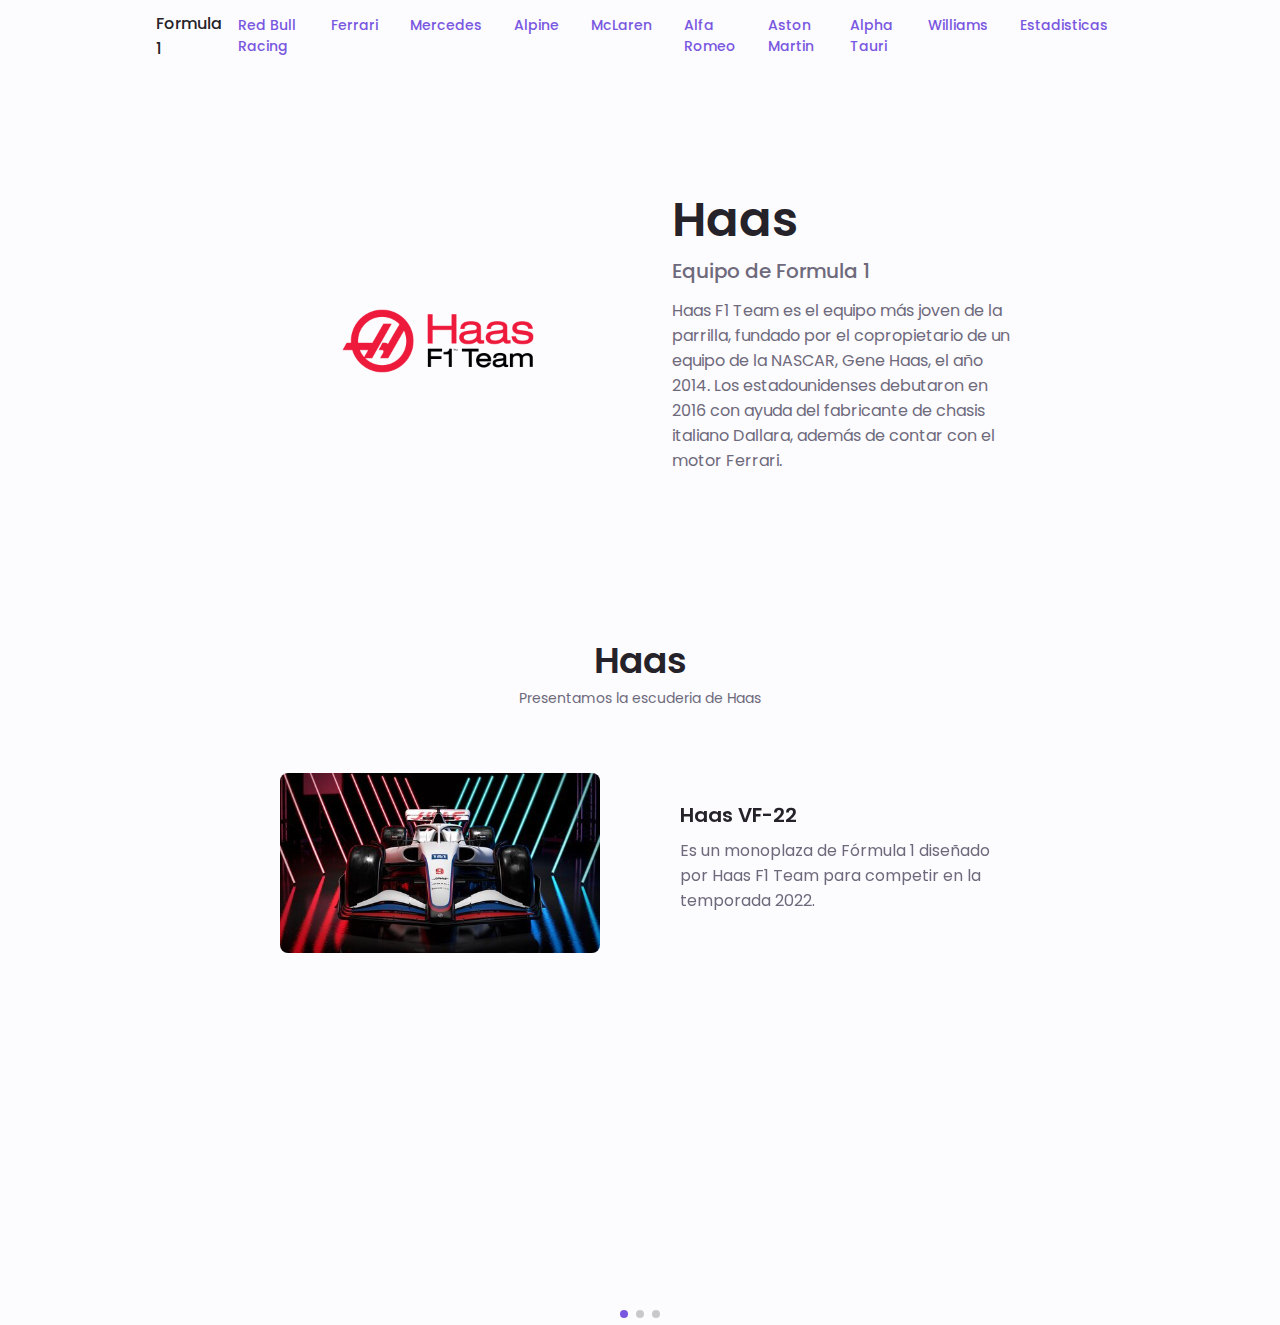
<file: Formula1/haas.html>
<!DOCTYPE html>
<html lang="en">
<head>
    <meta charset="UTF-8">
    <meta http-equiv="X-UA-Compatible" content="IE=edge">
    <meta name="viewport" content="width=device-width, initial-scale=1.0">

    <link rel="stylesheet" href="https://unicons.iconscout.com/release/v4.0.0/css/line.css">
    <link rel="stylesheet" href="css/swiper-bundle.min.css">
    <title>Haas</title>
    <link rel="stylesheet" href="css/styles.css">
    <link rel="icon" href="img/haaslogo.jpg">
</head>
<body>
    
    <header class="header" id="header">
        <nav class="nav container">
            <a href="index.html" class="nav__logo">Formula 1</a>

            <div class="nav__menu" id="nav-menu">
                <ul class="nav__list grid">

                    <!-- <li class="nav_item">
                        <a class="nav__link active-link" aria-current="page" href="redbull.html">
                            <i class="uil uil-streering nav__icon"></i>Formula 1
                        </a>
                    </li> -->

                    <li class="nav_item">
                        <a class="nav__link active-link" aria-current="page" href="redbull.html">
                            <i class="uil uil-streering nav__icon"></i> Red Bull Racing
                        </a>
                    </li>

                    <li class="nav_item">
                        <a class="nav__link active-link" aria-current="page" href="ferrari.html">
                            <i class="uil uil-streering nav__icon"></i> Ferrari
                        </a>
                    </li>

                    <li class="nav_item">
                        <a class="nav__link active-link" aria-current="page" href="mercedes.html">
                            <i class="uil uil-streering nav__icon"></i> Mercedes
                        </a>
                    </li>

                    <li class="nav_item">
                        <a class="nav__link active-link" aria-current="page" href="alpine.html">
                            <i class="uil uil-streering nav__icon"></i> Alpine
                        </a>
                    </li>

                    <li class="nav_item">
                        <a class="nav__link active-link" aria-current="page" href="mclaren.html">
                            <i class="uil uil-streering nav__icon"></i> McLaren
                        </a>
                    </li>

                    <li class="nav_item">
                        <a class="nav__link active-link" aria-current="page" href="alfaromeo.html">
                            <i class="uil uil-streering nav__icon"></i> Alfa Romeo
                        </a>
                    </li>

                    <li class="nav_item">
                        <a class="nav__link active-link" aria-current="page" href="astonmartin.html">
                            <i class="uil uil-streering nav__icon"></i> Aston Martin
                        </a>
                    </li>

                    <li class="nav_item">
                        <a class="nav__link active-link" aria-current="page" href="alphatauri.html">
                            <i class="uil uil-streering nav__icon"></i> Alpha Tauri
                        </a>
                    </li>

                    <li class="nav_item">
                        <a class="nav__link active-link" aria-current="page" href="williams.html">
                            <i class="uil uil-streering nav__icon"></i> Williams
                        </a>
                    </li>

                    <li class="nav_item">
                        <a class="nav__link active-link" aria-current="page" href="estadisticas.html">
                            <i class="uil uil-streering nav__icon"></i> Estadisticas
                        </a>
                    </li>
                </ul>
                <i class="uil uil-times nav__close" id="nav-close"></i>
            </div>

            <div class="nav__btns">
                <i class="uil uil-moon change-theme" id="theme-button"></i>
                <div class="nav__toggle" id="nav-toggle">
                    <i class="uil uil-bars"></i>
                </div>
            </div>
        </nav>
    </header>

    <main class="main">
        <section class="home section" id="home">
            <div class="home__container container grid">
                <div class="home__content grid">
                    <div class="home__social">
                        <a href="https://www.instagram.com/haas/" target="_blank" class="home__social-icon">
                            <i class="uil uil-instagram"></i>
                        </a>
                        <a href="https://twitter.com/haas" target="_blank" class="home__social-icon">
                            <i class="uil uil-twitter-alt"></i>
                        </a>
                        
                        <a href="https://es-la.facebook.com/haas/" target="_blank" class="home__social-icon">
                            <i class="uil uil-facebook"></i>
                        </a>
                    </div>
                    <div class="home__img">
                        <img class="img" src="img/haasescuderia.png" width="300" height="100">
                    </div>

                    <div class="home__data">
                        <h1 class="home__title">Haas</h1>
                        <h3 class="home__subtitle">Equipo de Formula 1</h3>
                        <p class="home__description">Haas F1 Team es el equipo más joven de la parrilla, fundado por el copropietario de un equipo de la NASCAR, Gene Haas, el año 2014. Los estadounidenses debutaron en 2016 con ayuda del fabricante de chasis italiano Dallara, además de contar con el motor Ferrari.</p>
                    </div>
                </div>
            </div>
        </section>

        <section class="portfolio section" id="portfolio">
            <h2 class="section__title">Haas</h2>
            <span class="section__subtitle">Presentamos la escuderia de Haas</span>
    
            <div class="portfolio__container container swiper">
                <div class="swiper-wrapper">
                    <!--PORTFOLIO 1-->
                    <div class="portfolio__content grid swiper-slide">
                        <img src="img/haascarro.jpg" alt="" class="portfolio__img">
    
                        <div class="portfolio__data">
                            <h3 class="portfolio__title">Haas VF-22</h3>
                            <p class="portfolio__description">Es un monoplaza de Fórmula 1 diseñado por Haas F1 Team para competir en la temporada 2022.</p>
                        </div>
                    </div>
    
                    <!--PORTFOLIO 2-->
                    <div class="portfolio__content grid swiper-slide">
                        <img src="img/nikitamazepin.jpg" alt="" class="portfolio__img">
    
                        <div class="portfolio__data">
                            <h3 class="portfolio__title">Nikita Mazepin</h3>
                            <p class="portfolio__description">Es un piloto de automovilismo ruso. Compite en monoplazas desde 2014 y su mejor resultado es un subcampeonato en GP3 Series. Fue piloto de Haas en la Fórmula 1 en 2021 y 2022, año en el que fue despedido debido a la invasión rusa de Ucrania.</p>
                        </div>
                    </div>
    
                    <!--PORTFOLIO 3-->
                    <div class="portfolio__content grid swiper-slide">
                        <img src="img/MickSchumacher.jpg" alt="" class="portfolio__img">
    
                        <div class="portfolio__data">
                            <h3 class="portfolio__title">Mick Schumacher</h3>
                            <p class="portfolio__description">Es un piloto de automovilismo alemán nacido en Suiza.1​

                                Schumacher comenzó su carrera de deporte motor en 2015, luego de los karts. Ha logrado dos subcampeonatos en Fórmula 4, fue campeón de la Fórmula 3 Europea en 2018 y de Fórmula 2 en 2020. En 2021 debutó en Fórmula 1 como piloto de la escudería Haas F1 Team.</p>
                        </div>
                    </div>
                </div>
    
                <!-- Add Arrows -->
                <div class="swiper-button-next">
                    <i class="uil uil-angle-right-b swiper-portfolio-icon"></i>
                </div>
                <div class="swiper-button-prev">
                    <i class="uil uil-angle-left-b swiper-portfolio-icon"></i>
                </div>
    
                <!-- Add Pagination -->
                <div class="swiper-pagination"></div>
            </div>
        </section>
    </main>

    <a href="#" class="scrollup" id="scroll-up">
        <i class="uil uil-arrow-up scrollup__icon"></i>
    </a>
    <!--SWIPER JS-->
    <script src="js/swiper-bundle.min.js"></script>

    <!--MAIN JS-->
    <script src="js/main.js"></script>
</body>
</html>
</file>
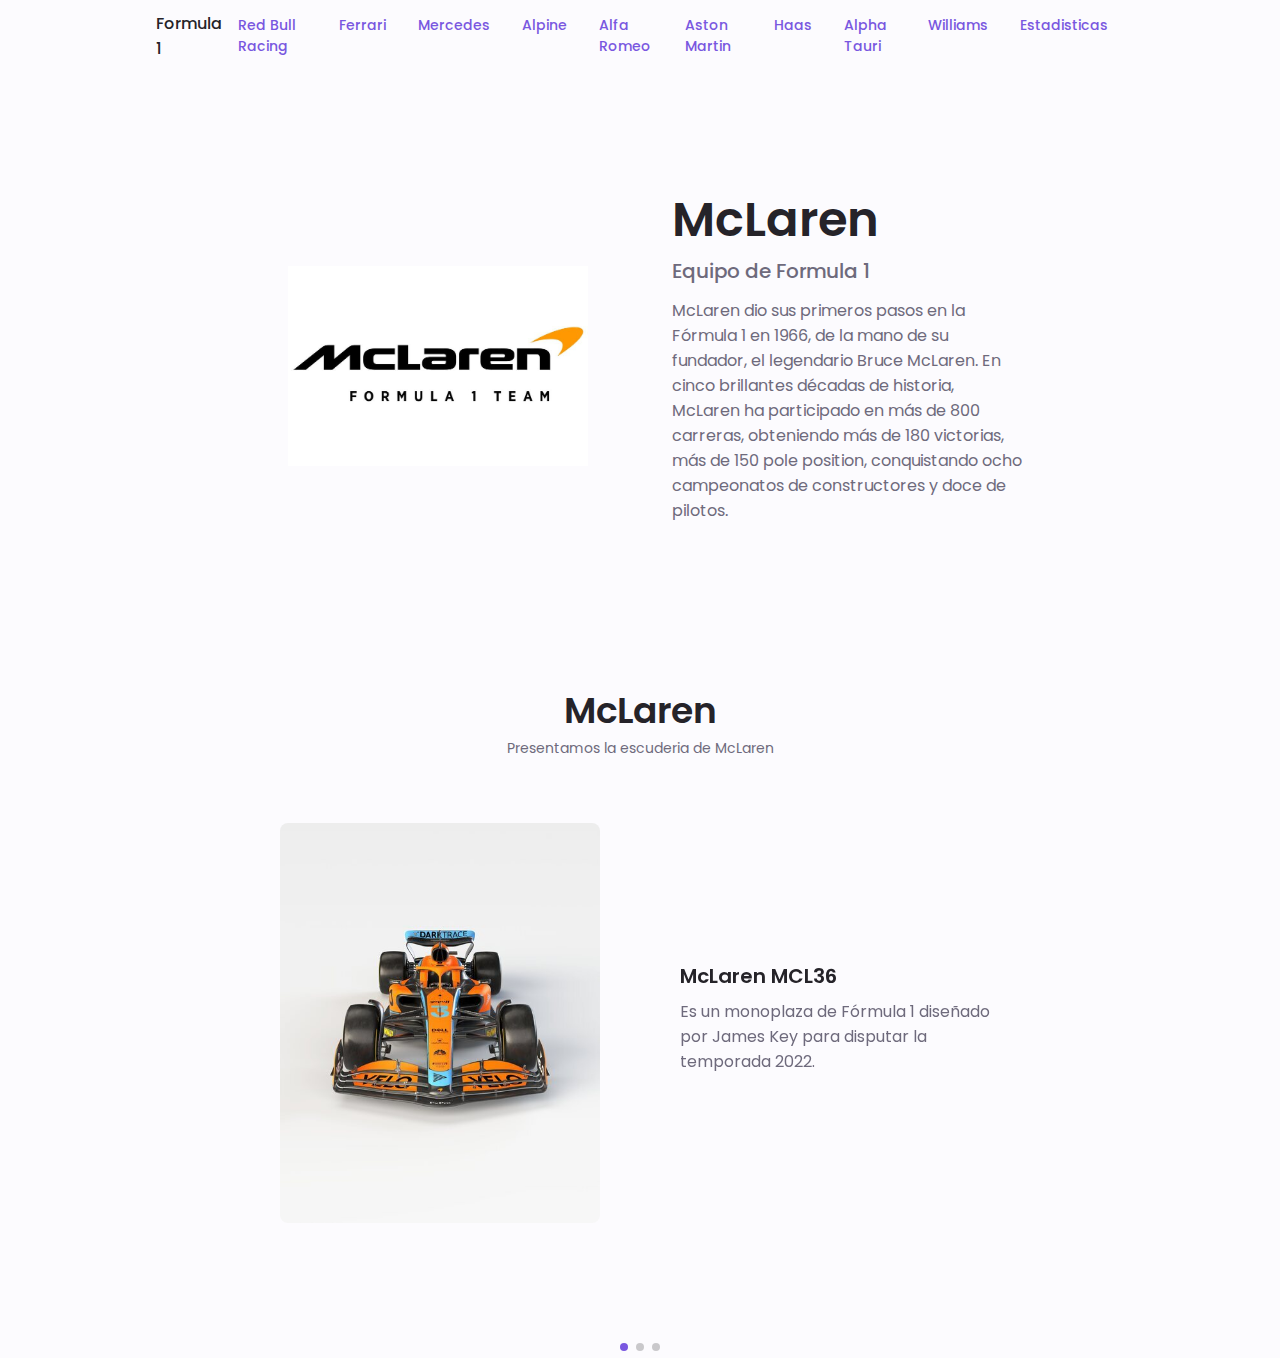
<file: Formula1/mclaren.html>
<!DOCTYPE html>
<html lang="en">
<head>
    <meta charset="UTF-8">
    <meta http-equiv="X-UA-Compatible" content="IE=edge">
    <meta name="viewport" content="width=device-width, initial-scale=1.0">

    <link rel="stylesheet" href="https://unicons.iconscout.com/release/v4.0.0/css/line.css">
    <link rel="stylesheet" href="css/swiper-bundle.min.css">
    <title>McLaren</title>
    <link rel="stylesheet" href="css/styles.css">
    <link rel="icon" href="img/mclarenlogo.jpg">
</head>
<body>
    
    <header class="header" id="header">
        <nav class="nav container">
            <a href="index.html" class="nav__logo">Formula 1</a>

            <div class="nav__menu" id="nav-menu">
                <ul class="nav__list grid">

                    <!-- <li class="nav_item">
                        <a class="nav__link active-link" aria-current="page" href="redbull.html">
                            <i class="uil uil-streering nav__icon"></i>Formula 1
                        </a>
                    </li> -->

                    <li class="nav_item">
                        <a class="nav__link active-link" aria-current="page" href="redbull.html">
                            <i class="uil uil-streering nav__icon"></i> Red Bull Racing
                        </a>
                    </li>

                    <li class="nav_item">
                        <a class="nav__link active-link" aria-current="page" href="ferrari.html">
                            <i class="uil uil-streering nav__icon"></i> Ferrari
                        </a>
                    </li>

                    <li class="nav_item">
                        <a class="nav__link active-link" aria-current="page" href="mercedes.html">
                            <i class="uil uil-streering nav__icon"></i> Mercedes
                        </a>
                    </li>

                    <li class="nav_item">
                        <a class="nav__link active-link" aria-current="page" href="alpine.html">
                            <i class="uil uil-streering nav__icon"></i> Alpine
                        </a>
                    </li>

                    <li class="nav_item">
                        <a class="nav__link active-link" aria-current="page" href="alfaromeo.html">
                            <i class="uil uil-streering nav__icon"></i> Alfa Romeo
                        </a>
                    </li>

                    <li class="nav_item">
                        <a class="nav__link active-link" aria-current="page" href="astonmartin.html">
                            <i class="uil uil-streering nav__icon"></i> Aston Martin
                        </a>
                    </li>

                    <li class="nav_item">
                        <a class="nav__link active-link" aria-current="page" href="haas.html">
                            <i class="uil uil-streering nav__icon"></i> Haas
                        </a>
                    </li>

                    <li class="nav_item">
                        <a class="nav__link active-link" aria-current="page" href="alphatauri.html">
                            <i class="uil uil-streering nav__icon"></i> Alpha Tauri
                        </a>
                    </li>

                    <li class="nav_item">
                        <a class="nav__link active-link" aria-current="page" href="williams.html">
                            <i class="uil uil-streering nav__icon"></i> Williams
                        </a>
                    </li>

                    <li class="nav_item">
                        <a class="nav__link active-link" aria-current="page" href="estadisticas.html">
                            <i class="uil uil-streering nav__icon"></i> Estadisticas
                        </a>
                    </li>
                </ul>
                <i class="uil uil-times nav__close" id="nav-close"></i>
            </div>

            <div class="nav__btns">
                <i class="uil uil-moon change-theme" id="theme-button"></i>
                <div class="nav__toggle" id="nav-toggle">
                    <i class="uil uil-bars"></i>
                </div>
            </div>
        </nav>
    </header>

    <main class="main">
        <section class="home section" id="home">
            <div class="home__container container grid">
                <div class="home__content grid">
                    <div class="home__social">
                        <a href="https://www.instagram.com/mclaren/" target="_blank" class="home__social-icon">
                            <i class="uil uil-instagram"></i>
                        </a>
                        <a href="https://twitter.com/mclaren" target="_blank" class="home__social-icon">
                            <i class="uil uil-twitter-alt"></i>
                        </a>
                        
                        <a href="https://es-la.facebook.com/mclaren/" target="_blank" class="home__social-icon">
                            <i class="uil uil-facebook"></i>
                        </a>
                    </div>
                    <div class="home__img">
                        <img class="img" src="img/mclarenescuderia.jpeg" width="300" height="100">
                    </div>

                    <div class="home__data">
                        <h1 class="home__title">McLaren</h1>
                        <h3 class="home__subtitle">Equipo de Formula 1</h3>
                        <p class="home__description">McLaren dio sus primeros pasos en la Fórmula 1 en 1966, de la mano de su fundador, el legendario Bruce McLaren. En cinco brillantes décadas de historia, McLaren ha participado en más de 800 carreras, obteniendo más de 180 victorias, más de 150 pole position, conquistando ocho campeonatos de constructores y doce de pilotos.</p>
                    </div>
                </div>
            </div>
        </section>

        <section class="portfolio section" id="portfolio">
            <h2 class="section__title">McLaren</h2>
            <span class="section__subtitle">Presentamos la escuderia de McLaren</span>
    
            <div class="portfolio__container container swiper">
                <div class="swiper-wrapper">
                    <!--PORTFOLIO 1-->
                    <div class="portfolio__content grid swiper-slide">
                        <img src="img/mclarencarro.jpg" alt="" class="portfolio__img">
    
                        <div class="portfolio__data">
                            <h3 class="portfolio__title">McLaren MCL36</h3>
                            <p class="portfolio__description">Es un monoplaza de Fórmula 1 diseñado por James Key para disputar la temporada 2022.</p>
                        </div>
                    </div>
    
                    <!--PORTFOLIO 2-->
                    <div class="portfolio__content grid swiper-slide">
                        <img src="img/FIA_F1_Austria_2022_Daniel_Ricciardo_(cropped).jpg" alt="" class="portfolio__img">
    
                        <div class="portfolio__data">
                            <h3 class="portfolio__title">Daniel Ricciardo</h3>
                            <p class="portfolio__description">Es un piloto de automovilismo australiano de ascendencia italiana.2​ Fue campeón de la Fórmula 3 Británica en 2009 y debutó en Fórmula 1 con HRT en 2011.</p>
                        </div>
                    </div>
    
                    <!--PORTFOLIO 3-->
                    <div class="portfolio__content grid swiper-slide">
                        <img src="img/FIA_F1_Austria_2021_Post_Qualifying_Scene_Lando_Norris_2.jpg" alt="" class="portfolio__img">
    
                        <div class="portfolio__data">
                            <h3 class="portfolio__title">Lando Norris</h3>
                            <p class="portfolio__description">Es un piloto de automovilismo británico que también posee la nacionalidad belga.1​ Fue campeón de Fórmula 3 Europea en 2017 y subcampeón de FIA Fórmula 2 en 2018.</p>
                        </div>
                    </div>
                </div>
    
                <!-- Add Arrows -->
                <div class="swiper-button-next">
                    <i class="uil uil-angle-right-b swiper-portfolio-icon"></i>
                </div>
                <div class="swiper-button-prev">
                    <i class="uil uil-angle-left-b swiper-portfolio-icon"></i>
                </div>
    
                <!-- Add Pagination -->
                <div class="swiper-pagination"></div>
            </div>
        </section>
    </main>

    <a href="#" class="scrollup" id="scroll-up">
        <i class="uil uil-arrow-up scrollup__icon"></i>
    </a>
    <!--SWIPER JS-->
    <script src="js/swiper-bundle.min.js"></script>

    <!--MAIN JS-->
    <script src="js/main.js"></script>
</body>
</html>
</file>
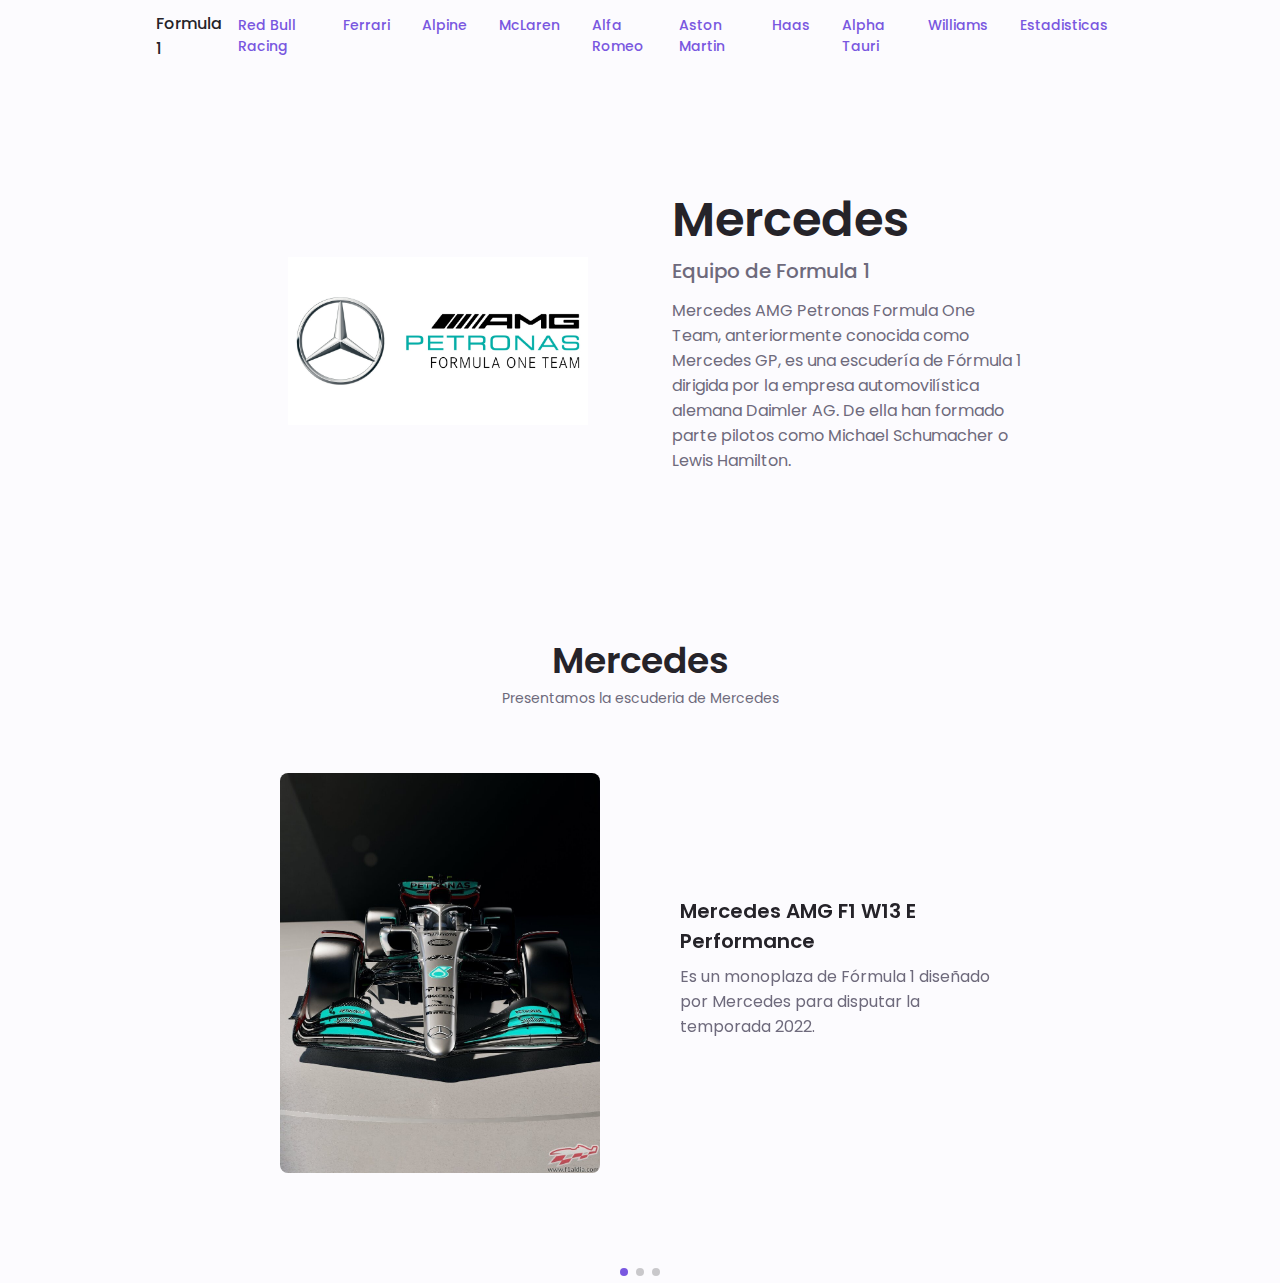
<file: Formula1/mercedes.html>
<!DOCTYPE html>
<html lang="en">
<head>
    <meta charset="UTF-8">
    <meta http-equiv="X-UA-Compatible" content="IE=edge">
    <meta name="viewport" content="width=device-width, initial-scale=1.0">

    <link rel="stylesheet" href="https://unicons.iconscout.com/release/v4.0.0/css/line.css">
    <link rel="stylesheet" href="css/swiper-bundle.min.css">
    <title>Mercedes</title>
    <link rel="stylesheet" href="css/styles.css">
    <link rel="icon" href="img/mercedes.png">
</head>
<body>
    
    <header class="header" id="header">
        <nav class="nav container">
            <a href="index.html" class="nav__logo">Formula 1</a>

            <div class="nav__menu" id="nav-menu">
                <ul class="nav__list grid">

                    <!-- <li class="nav_item">
                        <a class="nav__link active-link" aria-current="page" href="redbull.html">
                            <i class="uil uil-streering nav__icon"></i>Formula 1
                        </a>
                    </li> -->

                    <li class="nav_item">
                        <a class="nav__link active-link" aria-current="page" href="redbull.html">
                            <i class="uil uil-streering nav__icon"></i> Red Bull Racing
                        </a>
                    </li>

                    <li class="nav_item">
                        <a class="nav__link active-link" aria-current="page" href="ferrari.html">
                            <i class="uil uil-streering nav__icon"></i> Ferrari
                        </a>
                    </li>

                    <li class="nav_item">
                        <a class="nav__link active-link" aria-current="page" href="alpine.html">
                            <i class="uil uil-streering nav__icon"></i> Alpine
                        </a>
                    </li>

                    <li class="nav_item">
                        <a class="nav__link active-link" aria-current="page" href="mclaren.html">
                            <i class="uil uil-streering nav__icon"></i> McLaren
                        </a>
                    </li>

                    <li class="nav_item">
                        <a class="nav__link active-link" aria-current="page" href="alfaromeo.html">
                            <i class="uil uil-streering nav__icon"></i> Alfa Romeo
                        </a>
                    </li>

                    <li class="nav_item">
                        <a class="nav__link active-link" aria-current="page" href="astonmartin.html">
                            <i class="uil uil-streering nav__icon"></i> Aston Martin
                        </a>
                    </li>

                    <li class="nav_item">
                        <a class="nav__link active-link" aria-current="page" href="haas.html">
                            <i class="uil uil-streering nav__icon"></i> Haas
                        </a>
                    </li>

                    <li class="nav_item">
                        <a class="nav__link active-link" aria-current="page" href="alphatauri.html">
                            <i class="uil uil-streering nav__icon"></i> Alpha Tauri
                        </a>
                    </li>

                    <li class="nav_item">
                        <a class="nav__link active-link" aria-current="page" href="williams.html">
                            <i class="uil uil-streering nav__icon"></i> Williams
                        </a>
                    </li>

                    <li class="nav_item">
                        <a class="nav__link active-link" aria-current="page" href="estadisticas.html">
                            <i class="uil uil-streering nav__icon"></i> Estadisticas
                        </a>
                    </li>
                </ul>
                <i class="uil uil-times nav__close" id="nav-close"></i>
            </div>

            <div class="nav__btns">
                <i class="uil uil-moon change-theme" id="theme-button"></i>
                <div class="nav__toggle" id="nav-toggle">
                    <i class="uil uil-bars"></i>
                </div>
            </div>
        </nav>
    </header>

    <main class="main">
        <section class="home section" id="home">
            <div class="home__container container grid">
                <div class="home__content grid">
                    <div class="home__social">
                        <a href="https://www.instagram.com/mercedesbenz/" target="_blank" class="home__social-icon">
                            <i class="uil uil-instagram"></i>
                        </a>
                        <a href="https://twitter.com/mercedesbenz" target="_blank" class="home__social-icon">
                            <i class="uil uil-twitter-alt"></i>
                        </a>
                        
                        <a href="https://es-la.facebook.com/mercedesbenz/" target="_blank" class="home__social-icon">
                            <i class="uil uil-facebook"></i>
                        </a>
                    </div>
                    <div class="home__img">
                        <img class="img" src="img/mercedesescuderia.jpg" width="300" height="100">
                    </div>

                    <div class="home__data">
                        <h1 class="home__title">Mercedes</h1>
                        <h3 class="home__subtitle">Equipo de Formula 1</h3>
                        <p class="home__description">Mercedes AMG Petronas Formula One Team, anteriormente conocida como Mercedes GP, es una escudería de Fórmula 1 dirigida por la empresa automovilística alemana Daimler AG. De ella han formado parte pilotos como Michael Schumacher o Lewis Hamilton.</p>
                    </div>
                </div>
            </div>
        </section>

        <section class="portfolio section" id="portfolio">
            <h2 class="section__title">Mercedes</h2>
            <span class="section__subtitle">Presentamos la escuderia de Mercedes</span>
    
            <div class="portfolio__container container swiper">
                <div class="swiper-wrapper">
                    <!--PORTFOLIO 1-->
                    <div class="portfolio__content grid swiper-slide">
                        <img src="img/mercedescarro.jpg" alt="" class="portfolio__img">
    
                        <div class="portfolio__data">
                            <h3 class="portfolio__title">Mercedes AMG F1 W13 E Performance</h3>
                            <p class="portfolio__description">Es un monoplaza de Fórmula 1 diseñado por Mercedes para disputar la temporada 2022.</p>
                        </div>
                    </div>
    
                    <!--PORTFOLIO 2-->
                    <div class="portfolio__content grid swiper-slide">
                        <img src="img/lewishamilton.jpg" alt="" class="portfolio__img">
    
                        <div class="portfolio__data">
                            <h3 class="portfolio__title">Lewis Hamilton</h3>
                            <p class="portfolio__description">Es un piloto británico de automovilismo. En Fórmula 1 desde 2007 hasta 2012, fue piloto de la escudería McLaren, con la cual fue campeón en 2008 y subcampeón en 2007.</p>
                        </div>
                    </div>
    
                    <!--PORTFOLIO 3-->
                    <div class="portfolio__content grid swiper-slide">
                        <img src="img/georgerussel.jpg" alt="" class="portfolio__img">
    
                        <div class="portfolio__data">
                            <h3 class="portfolio__title">George Russell</h3>
                            <p class="portfolio__description">Es un piloto británico de automovilismo.​ Fue campeón de GP3 Series en 2017 y de Fórmula 2 en 2018. Desde 2019 hasta 2021 compitió para Williams en Fórmula 1.</p>
                        </div>
                    </div>
                </div>
    
                <!-- Add Arrows -->
                <div class="swiper-button-next">
                    <i class="uil uil-angle-right-b swiper-portfolio-icon"></i>
                </div>
                <div class="swiper-button-prev">
                    <i class="uil uil-angle-left-b swiper-portfolio-icon"></i>
                </div>
    
                <!-- Add Pagination -->
                <div class="swiper-pagination"></div>
            </div>
        </section>
    </main>

    <a href="#" class="scrollup" id="scroll-up">
        <i class="uil uil-arrow-up scrollup__icon"></i>
    </a>
    <!--SWIPER JS-->
    <script src="js/swiper-bundle.min.js"></script>

    <!--MAIN JS-->
    <script src="js/main.js"></script>
</body>
</html>
</file>
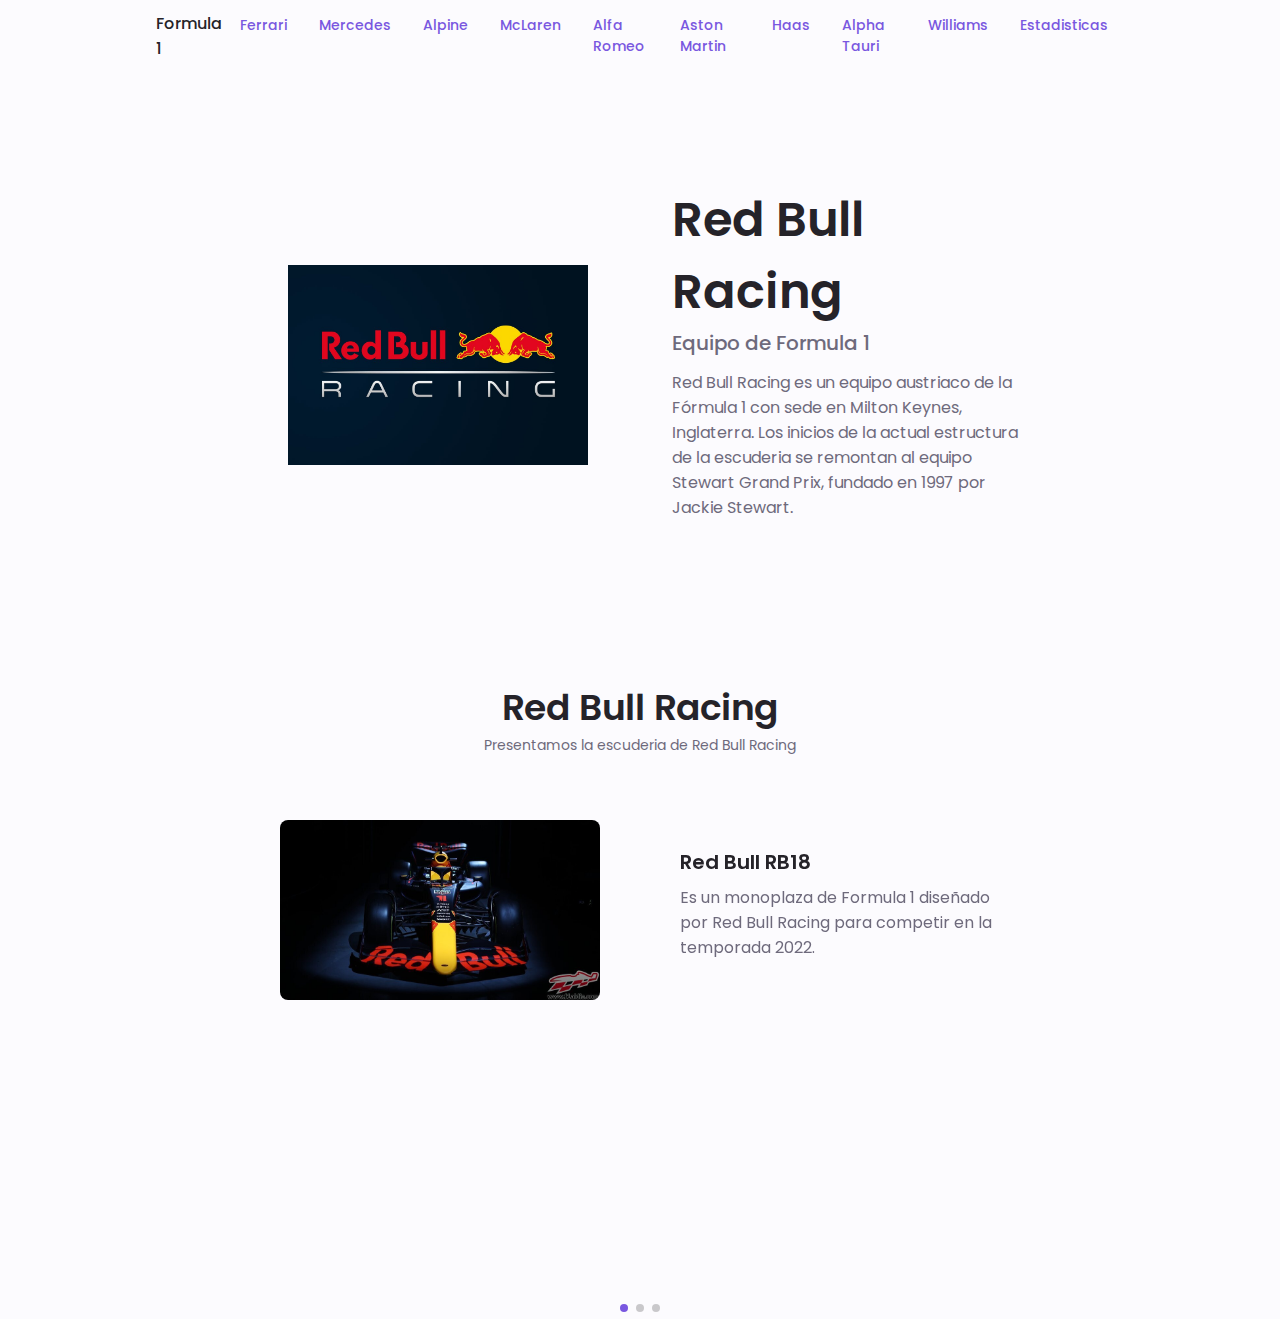
<file: Formula1/redbull.html>
<!DOCTYPE html>
<html lang="en">
<head>
    <meta charset="UTF-8">
    <meta http-equiv="X-UA-Compatible" content="IE=edge">
    <meta name="viewport" content="width=device-width, initial-scale=1.0">

    <link rel="stylesheet" href="https://unicons.iconscout.com/release/v4.0.0/css/line.css">
    <link rel="stylesheet" href="css/swiper-bundle.min.css">
    <title>Red Bull Racing</title>
    <link rel="stylesheet" href="css/styles.css">
    <link rel="icon" href="img/redbull.png">
</head>
<body>
    
    <header class="header" id="header">
        <nav class="nav container">
            <a href="index.html" class="nav__logo">Formula 1</a>

            <div class="nav__menu" id="nav-menu">
                <ul class="nav__list grid">

                    <!-- <li class="nav_item">
                        <a class="nav__link active-link" aria-current="page" href="redbull.html">
                            <i class="uil uil-streering nav__icon"></i>Formula 1
                        </a>
                    </li> -->

                    <li class="nav_item">
                        <a class="nav__link active-link" aria-current="page" href="ferrari.html">
                            <i class="uil uil-streering nav__icon"></i> Ferrari
                        </a>
                    </li>

                    <li class="nav_item">
                        <a class="nav__link active-link" aria-current="page" href="mercedes.html">
                            <i class="uil uil-streering nav__icon"></i> Mercedes
                        </a>
                    </li>

                    <li class="nav_item">
                        <a class="nav__link active-link" aria-current="page" href="alpine.html">
                            <i class="uil uil-streering nav__icon"></i> Alpine
                        </a>
                    </li>

                    <li class="nav_item">
                        <a class="nav__link active-link" aria-current="page" href="mclaren.html">
                            <i class="uil uil-streering nav__icon"></i> McLaren
                        </a>
                    </li>

                    <li class="nav_item">
                        <a class="nav__link active-link" aria-current="page" href="alfaromeo.html">
                            <i class="uil uil-streering nav__icon"></i> Alfa Romeo
                        </a>
                    </li>

                    <li class="nav_item">
                        <a class="nav__link active-link" aria-current="page" href="astonmartin.html">
                            <i class="uil uil-streering nav__icon"></i> Aston Martin
                        </a>
                    </li>

                    <li class="nav_item">
                        <a class="nav__link active-link" aria-current="page" href="haas.html">
                            <i class="uil uil-streering nav__icon"></i> Haas
                        </a>
                    </li>

                    <li class="nav_item">
                        <a class="nav__link active-link" aria-current="page" href="alphatauri.html">
                            <i class="uil uil-streering nav__icon"></i> Alpha Tauri
                        </a>
                    </li>

                    <li class="nav_item">
                        <a class="nav__link active-link" aria-current="page" href="williams.html">
                            <i class="uil uil-streering nav__icon"></i> Williams
                        </a>
                    </li>

                    <li class="nav_item">
                        <a class="nav__link active-link" aria-current="page" href="estadisticas.html">
                            <i class="uil uil-streering nav__icon"></i> Estadisticas
                        </a>
                    </li>
                </ul>
                <i class="uil uil-times nav__close" id="nav-close"></i>
            </div>

            <div class="nav__btns">
                <i class="uil uil-moon change-theme" id="theme-button"></i>
                <div class="nav__toggle" id="nav-toggle">
                    <i class="uil uil-bars"></i>
                </div>
            </div>
        </nav>
    </header>

    <main class="main">
        <section class="home section" id="home">
            <div class="home__container container grid">
                <div class="home__content grid">
                    <div class="home__social">
                        <a href="https://www.instagram.com/redbull/" target="_blank" class="home__social-icon">
                            <i class="uil uil-instagram"></i>
                        </a>
                        <a href="https://twitter.com/redbull" target="_blank" class="home__social-icon">
                            <i class="uil uil-twitter-alt"></i>
                        </a>
                        
                        <a href="https://es-la.facebook.com/redbull/" target="_blank" class="home__social-icon">
                            <i class="uil uil-facebook"></i>
                        </a>
                    </div>
                    <div class="home__img">
                        <img class="img" src="img/red-bull-racing-logo-1.jpg" width="300" height="100">
                    </div>

                    <div class="home__data">
                        <h1 class="home__title">Red Bull Racing</h1>
                        <h3 class="home__subtitle">Equipo de Formula 1</h3>
                        <p class="home__description">Red Bull Racing es un equipo austriaco de la Fórmula 1 con sede en Milton Keynes, Inglaterra. Los inicios de la actual estructura de la escuderia se remontan al equipo Stewart Grand Prix, fundado en 1997 por Jackie Stewart.</p>
                    </div>
                </div>
            </div>
        </section>

        <section class="portfolio section" id="portfolio">
            <h2 class="section__title">Red Bull Racing</h2>
            <span class="section__subtitle">Presentamos la escuderia de Red Bull Racing</span>
    
            <div class="portfolio__container container swiper">
                <div class="swiper-wrapper">
                    <!--PORTFOLIO 1-->
                    <div class="portfolio__content grid swiper-slide">
                        <img src="img/carroredbull.jpg" alt="" class="portfolio__img">
    
                        <div class="portfolio__data">
                            <h3 class="portfolio__title">Red Bull RB18</h3>
                            <p class="portfolio__description">Es un monoplaza de Formula 1 diseñado por Red Bull Racing para competir en la temporada 2022.</p>
                        </div>
                    </div>
    
                    <!--PORTFOLIO 2-->
                    <div class="portfolio__content grid swiper-slide">
                        <img src="img/Max_Verstappen_-_Nagy_Futam_2018.jpg" alt="" class="portfolio__img">
    
                        <div class="portfolio__data">
                            <h3 class="portfolio__title">Max Verstappen</h3>
                            <p class="portfolio__description">Es un piloto neerlandés de automovilismo nacido en Bélgica. Ha sido bicampeón del mundo en 2021 y 2022</p>
                        </div>
                    </div>
    
                    <!--PORTFOLIO 3-->
                    <div class="portfolio__content grid swiper-slide">
                        <img src="img/338px-Sergio_Pérez_2019_(cropped).jpg" alt="" class="portfolio__img">
    
                        <div class="portfolio__data">
                            <h3 class="portfolio__title">Sergio "Checo" Pérez</h3>
                            <p class="portfolio__description">Es un piloto de automovilismo mexicano, y desde 2021 es piloto de Red Bull Racing en Fórmula 1.</p>
                        </div>
                    </div>
                </div>
    
                <!-- Add Arrows -->
                <div class="swiper-button-next">
                    <i class="uil uil-angle-right-b swiper-portfolio-icon"></i>
                </div>
                <div class="swiper-button-prev">
                    <i class="uil uil-angle-left-b swiper-portfolio-icon"></i>
                </div>
    
                <!-- Add Pagination -->
                <div class="swiper-pagination"></div>
            </div>
        </section>
    </main>

    <a href="#" class="scrollup" id="scroll-up">
        <i class="uil uil-arrow-up scrollup__icon"></i>
    </a>
    <!--SWIPER JS-->
    <script src="js/swiper-bundle.min.js"></script>

    <!--MAIN JS-->
    <script src="js/main.js"></script>
</body>
</html>
</file>
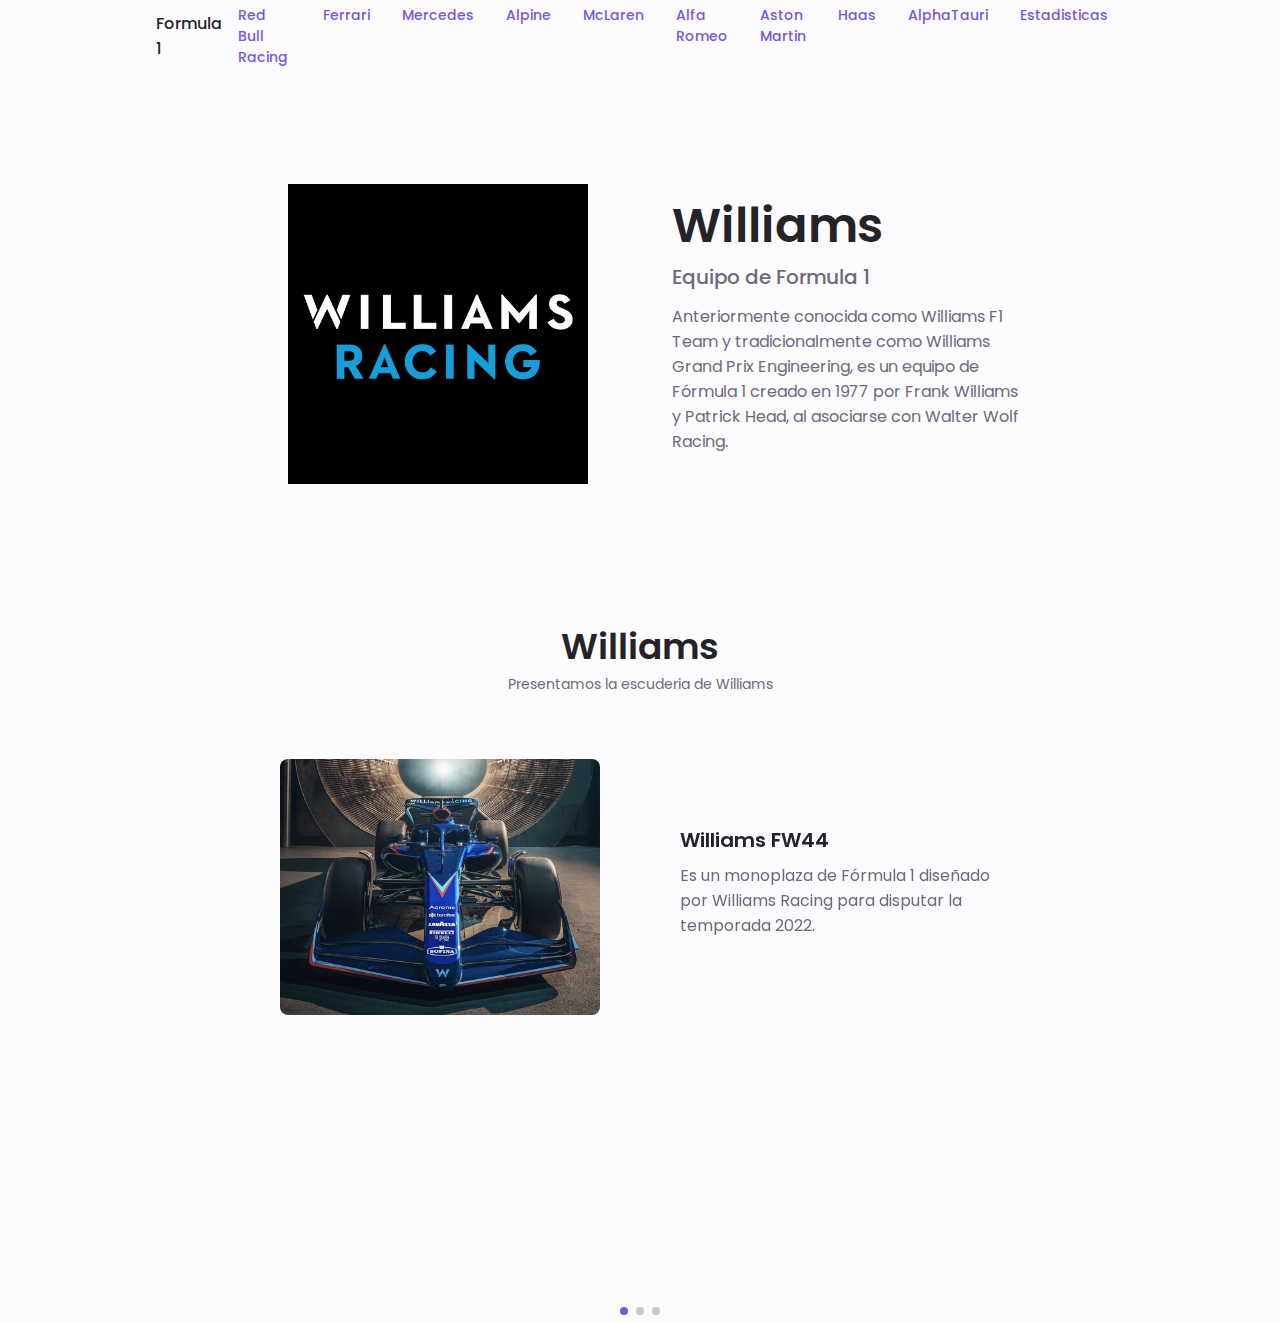
<file: Formula1/williams.html>
<!DOCTYPE html>
<html lang="en">
<head>
    <meta charset="UTF-8">
    <meta http-equiv="X-UA-Compatible" content="IE=edge">
    <meta name="viewport" content="width=device-width, initial-scale=1.0">

    <link rel="stylesheet" href="https://unicons.iconscout.com/release/v4.0.0/css/line.css">
    <link rel="stylesheet" href="css/swiper-bundle.min.css">
    <title>Williams</title>
    <link rel="stylesheet" href="css/styles.css">
    <link rel="icon" href="img/williamslogo.jpg">
</head>
<body>
    
    <header class="header" id="header">
        <nav class="nav container">
            <a href="index.html" class="nav__logo">Formula 1</a>

            <div class="nav__menu" id="nav-menu">
                <ul class="nav__list grid">

                    <!-- <li class="nav_item">
                        <a class="nav__link active-link" aria-current="page" href="redbull.html">
                            <i class="uil uil-streering nav__icon"></i>Formula 1
                        </a>
                    </li> -->

                    <li class="nav_item">
                        <a class="nav__link active-link" aria-current="page" href="redbull.html">
                            <i class="uil uil-streering nav__icon"></i> Red Bull Racing
                        </a>
                    </li>

                    <li class="nav_item">
                        <a class="nav__link active-link" aria-current="page" href="ferrari.html">
                            <i class="uil uil-streering nav__icon"></i> Ferrari
                        </a>
                    </li>

                    <li class="nav_item">
                        <a class="nav__link active-link" aria-current="page" href="mercedes.html">
                            <i class="uil uil-streering nav__icon"></i> Mercedes
                        </a>
                    </li>

                    <li class="nav_item">
                        <a class="nav__link active-link" aria-current="page" href="alpine.html">
                            <i class="uil uil-streering nav__icon"></i> Alpine
                        </a>
                    </li>

                    <li class="nav_item">
                        <a class="nav__link active-link" aria-current="page" href="mclaren.html">
                            <i class="uil uil-streering nav__icon"></i> McLaren
                        </a>
                    </li>

                    <li class="nav_item">
                        <a class="nav__link active-link" aria-current="page" href="alfaromeo.html">
                            <i class="uil uil-streering nav__icon"></i> Alfa Romeo
                        </a>
                    </li>

                    <li class="nav_item">
                        <a class="nav__link active-link" aria-current="page" href="astonmartin.html">
                            <i class="uil uil-streering nav__icon"></i> Aston Martin
                        </a>
                    </li>

                    <li class="nav_item">
                        <a class="nav__link active-link" aria-current="page" href="haas.html">
                            <i class="uil uil-streering nav__icon"></i> Haas
                        </a>
                    </li>

                    <li class="nav_item">
                        <a class="nav__link active-link" aria-current="page" href="alphatauri.html">
                            <i class="uil uil-streering nav__icon"></i> AlphaTauri
                        </a>
                    </li>

                    <li class="nav_item">
                        <a class="nav__link active-link" aria-current="page" href="estadisticas.html">
                            <i class="uil uil-streering nav__icon"></i> Estadisticas
                        </a>
                    </li>
                </ul>
                <i class="uil uil-times nav__close" id="nav-close"></i>
            </div>

            <div class="nav__btns">
                <i class="uil uil-moon change-theme" id="theme-button"></i>
                <div class="nav__toggle" id="nav-toggle">
                    <i class="uil uil-bars"></i>
                </div>
            </div>
        </nav>
    </header>

    <main class="main">
        <section class="home section" id="home">
            <div class="home__container container grid">
                <div class="home__content grid">
                    <div class="home__social">
                        <a href="https://www.instagram.com/williams/" target="_blank" class="home__social-icon">
                            <i class="uil uil-instagram"></i>
                        </a>
                        <a href="https://twitter.com/williams" target="_blank" class="home__social-icon">
                            <i class="uil uil-twitter-alt"></i>
                        </a>
                        
                        <a href="https://es-la.facebook.com/williams/" target="_blank" class="home__social-icon">
                            <i class="uil uil-facebook"></i>
                        </a>
                    </div>
                    <div class="home__img">
                        <img class="img" src="img/Williamsracing-20200530-0001.jpg" width="300" height="100">
                    </div>

                    <div class="home__data">
                        <h1 class="home__title">Williams</h1>
                        <h3 class="home__subtitle">Equipo de Formula 1</h3>
                        <p class="home__description">Anteriormente conocida como Williams F1 Team y tradicionalmente como Williams Grand Prix Engineering, es un equipo de Fórmula 1 creado en 1977 por Frank Williams y Patrick Head, al asociarse con Walter Wolf Racing.</p>
                    </div>
                </div>
            </div>
        </section>

        <section class="portfolio section" id="portfolio">
            <h2 class="section__title">Williams</h2>
            <span class="section__subtitle">Presentamos la escuderia de Williams</span>
    
            <div class="portfolio__container container swiper">
                <div class="swiper-wrapper">
                    <!--PORTFOLIO 1-->
                    <div class="portfolio__content grid swiper-slide">
                        <img src="img/williamscarro.jpg" alt="" class="portfolio__img">
    
                        <div class="portfolio__data">
                            <h3 class="portfolio__title">Williams FW44</h3>
                            <p class="portfolio__description">Es un monoplaza de Fórmula 1 diseñado por Williams Racing para disputar la temporada 2022.</p>
                        </div>
                    </div>
    
                    <!--PORTFOLIO 2-->
                    <div class="portfolio__content grid swiper-slide">
                        <img src="img/FIA_F1_Austria_2022_Nicholas_Latifi_(cropped).jpg" alt="" class="portfolio__img">
    
                        <div class="portfolio__data">
                            <h3 class="portfolio__title">Nicholas Latifi</h3>
                            <p class="portfolio__description">Es un piloto canadiense de automovilismo. En 2019 fue subcampeón del Campeonato de Fórmula 2 de la FIA y año siguiente debutó en Fórmula 1 con el equipo Williams, donde compite desde 2020.</p>
                        </div>
                    </div>
    
                    <!--PORTFOLIO 3-->
                    <div class="portfolio__content grid swiper-slide">
                        <img src="img/AlexAlbon.jpg" alt="" class="portfolio__img">
    
                        <div class="portfolio__data">
                            <h3 class="portfolio__title">Alex Albon</h3>
                            <p class="portfolio__description">Es un piloto de automovilismo tailandés nacido en el Reino Unido. Fue subcampeón de la GP3 Series en 2016 y tercero en el Campeonato de Fórmula 2 de la FIA en 2018. Debutó en Fórmula 1 en 2019 con Toro Rosso y en mitad de temporada pasó a Red Bull Racing, donde compitió a tiempo completo en 2020.</p>
                        </div>
                    </div>
                </div>
    
                <!-- Add Arrows -->
                <div class="swiper-button-next">
                    <i class="uil uil-angle-right-b swiper-portfolio-icon"></i>
                </div>
                <div class="swiper-button-prev">
                    <i class="uil uil-angle-left-b swiper-portfolio-icon"></i>
                </div>
    
                <!-- Add Pagination -->
                <div class="swiper-pagination"></div>
            </div>
        </section>
    </main>

    <a href="#" class="scrollup" id="scroll-up">
        <i class="uil uil-arrow-up scrollup__icon"></i>
    </a>
    <!--SWIPER JS-->
    <script src="js/swiper-bundle.min.js"></script>

    <!--MAIN JS-->
    <script src="js/main.js"></script>
</body>
</html>
</file>
<file: Formula1/css/styles.css>
@import url('https://fonts.googleapis.com/css2?family=Poppins:wght@400;500;600&display=swap');
/*=============VARIABLES CSS===============*/

:root{
    --header-height: 3rem;

    --hue-color: 255;

    --first-color: hsl(var(--hue-color), 69%, 61%);
    --first-color-second: hsl(var(--hue-color), 69%, 61%);
    --first-color-alt: hsl(var(--hue-color), 57%, 53%);
    --first-color-lighter: hsl(var(--hue-color), 92%, 85%);
    --title-color: hsl(var(--hue-color), 8%, 15%);
    --text-color: hsl(var(--hue-color), 8%, 45%);
    --text-color-light: hsl(var(--hue-color), 8%, 65%);
    --input-color: hsl(var(--hue-color), 70%, 96%);
    --body-color: hsl(var(--hue-color), 60%, 99%);
    --container-color: #FFF;
    --scroll-bar-color: hsl(var(--hue-color), 12%, 90%);
    --scroll-thumb-color: hsl(var(--hue-color), 12%, 80%);

    --body-font: 'Poppins', sans-serif;

    --big-font-size: 2rem;
    --h1-font-size: 1.5rem;
    --h2-font-size: 1.25rem;
    --h3-font-size: 1.125rem;
    --normal-font-size: .938rem;
    --small-font-size: .813rem;
    --smaller-font-size: .75rem;

    --font-medium: 500;
    --font-semi-bold: 600;

    --mb-0-25: .25rem;
    --mb-0-5: .5rem;
    --mb-0-75: .75rem;
    --mb-1: 1rem;
    --mb-1-5: 1.5rem;
    --mb-2: 2rem;
    --mb-2-5: 2.5rem;
    --mb-3: 3rem;

    --z-tooltip: 10;
    --z-fixed: 100;
    --z-modal: 1000;
}

@media screen and (min-width: 968px) {
    :root{
        --big-font-size: 3rem;
        --h1-font-size: 2.25rem;
        --h2-font-size: 1.5rem;
        --h3-font-size: 1.25rem;
        --normal-font-size: 1rem;
        --small-font-size: .875rem;
        --smaller-font-size: .813rem;
    }
}

body.dark-theme{
    --first-color-second: hsl(var(--hue-color), 30%, 8%);
    --title-color: hsl(var(--hue-color), 8%, 95%);
    --text-color: hsl(var(--hue-color), 8%, 75%);
    --input-color: hsl(var(--hue-color), 29%, 16%);
    --body-color: hsl(var(--hue-color), 28%, 12%);
    --container-color: hsl(var(--hue-color), 29%, 16%);
    --scroll-bar-color: hsl(var(--hue-color), 12%, 48%);
    --scroll-thumb-color: hsl(var(--hue-color), 12%, 36%);
}

.nav__btns{
    display: flex;
    align-items: center;
}

.change-theme{
    font-size: 1.25rem;
    color: var(--title-color);
    margin-right: var(--mb-1);
    cursor: pointer;
}

.change-theme:hover{
    color: var(--first-color);
}

*{
    box-sizing: border-box;
    padding: 0;
    margin: 0;
}

html{
    scroll-behavior: smooth;
}

body{
    margin: 0 0 var(--header-height) 0;
    font-family: var(--body-font);
    font-size: var(--normal-font-size);
    background-color: var(--body-color);
    color: var(--text-color);
}

h1,h2,h3,h4{
    color: var(--title-color);
    font-weight: var(--font-semi-bold);
}

ul{
    list-style: none;
}

a{
    text-decoration: none;
}

img{
    max-width: 100%;
    height: auto;
}

.section{
    padding: 2rem 0 4rem;
}

.section__title{
    font-size: var(--h1-font-size);
}

.section__subtitle{
    display: block;
    font-size: var(--small-font-size);
    margin-bottom: var(--mb-3);
}

.section__title,
.section__subtitle{
    text-align: center;
}

.container{
    max-width: 768px;
    margin-left: var(--mb-1-5);
    margin-right: var(--mb-1-5);
}

.grid{
    display: grid;
    gap: 1.5rem;
}

.header{
    width: 100%;
    position: fixed;
    bottom: 0;
    left: 0;
    z-index: var(--z-fixed);
    background-color: var(--body-color);
}

.nav{
    max-width: 968px;
    height: var(--header-height);
    display: flex;
    justify-content: space-between;
    align-items: center;
}

.nav__logo,
.nav__toggle{
    color: var(--title-color);
    font-weight: var(--font-medium);
}

.nav__logo:hover{
    color: var(--first-color);
}

.nav__toggle{
    font-size: 1.1rem;
    cursor: pointer;
}

.nav__toggle:hover{
    color: var(--first-color);
}

@media screen and (max-width: 767px){
    .nav__menu{
        position: fixed;
        bottom: -100%;
        left: 0;
        width: 100%;
        background-color: var(--body-color);
        padding: 2rem 1.5rem 4rem;
        box-shadow: 0 -1px 4px rgba(0,0,0,.15);
        border-radius: 1.5rem 1.5rem 0 0;
        transition: .3s;
    }
}

.nav__list{
    grid-template-columns: repeat(3, 1fr);
    gap: 2rem;
}

.nav__link{
    display: flex;
    flex-direction: column;
    align-items: center;
    font-size: var(--small-font-size);
    color: var(--title-color);
    font-weight: var(--font-medium);
}

.nav__link:hover{
    color: var(--first-color);
}

.nav__icon{
    font-size: 1.2rem;
}

.nav__close{
    position: absolute;
    right: 1.3rem;
    bottom: .5rem;
    font-size: 1.5rem;
    cursor: pointer;
    color: var(--first-color);
}

.nav__close:hover{
    color: var(--first-color-alt);
}

.show-menu{
    bottom: 0;
}

.active-link{
    color: var(--first-color);
}

.scroll-header{
    box-shadow: 0 -1px 4px rgba(0,0,0,.15);
}

.home__container{
    gap: 1rem;
}

.home__content{
    grid-template-columns: .5fr 3fr;
    padding-top: 3.5rem;
    align-items: center;
}

.home__social{
    display: grid;
    grid-template-columns: max-content;
    row-gap: 1rem;
}

.home__social-icon{
    font-size: 1.25rem;
    color: var(--first-color);
}

.home__social-icon:hover{
    color: var(--first-color-alt);
}

.home__blob{
    width: 200px;
    fill: var(--first-color);
}

.home__blob-img{
    width: 170px;
}

.home__data{
    grid-column: 1/3;
}

.home__title{
    font-size: var(--big-font-size);
}

.home__subtitle{
    font-size: var(--h3-font-size);
    color: var(--text-color);
    font-weight: var(--font-medium);
    margin-bottom: var(--mb-0-75);
}

.home__description{
    margin-bottom: var(--mb-2);
}

.home__scroll{
    display: none;
}

.home__scroll-button{
    color: var(--first-color);
    transition: .3s;
}

.home__scroll-button:hover{
    transform: translateY(.25rem);
}

.home__scroll-mouse{
    font-size: 2rem;
}

.home__scroll-name{
    font-size: var(--small-font-size);
    color: var(--title-color);
    font-weight: var(--font-medium);
    margin-right: var(--mb-0-25);
}

.home__scroll-arrow{
    font-size: 1.25rem;
}

.button{
    display: inline-block;
    background-color: var(--first-color);
    color: #FFF;
    padding: 1rem;
    border-radius: .5rem;
    font-weight: var(--font-medium);
}

.button:hover{
    background-color: var(--first-color-alt);
}

.button__icon{
    font-size: 1.25rem;
    margin-left: var(--mb-0-5);
    transition: .3s;
}

.button--white{
    background-color: #FFF;
    color: var(--first-color);
}

.button--white:hover{
    background-color: #FFF;
}

.button--flex{
    display: inline-flex;
    align-items: center;
}

.button--small{
    padding: .75rem 1rem;
}

.button--link{
    padding: 0;
    background-color: transparent;
    color: var(--first-color);
}

.button--link:hover{
    background-color: transparent;
    color: var(--first-color-alt);
}

.about__img{
    width: 200px;
    border-radius: .5rem;
    justify-self: center;
    align-self: center;
}

.about__description{
    text-align: center;
    margin-bottom: var(--mb-2-5);
}

.about__info{
    display: flex;
    justify-content: space-evenly;
    margin-bottom: var(--mb-2-5);
}

.about__info-title{
    font-size: var(--h2-font-size);
    font-weight: var(--font-semi-bold);
    color: var(--title-color);
}
.about__info-name{
    font-size: var(--smaller-font-size);
}

.about__info-title,
.about__info-name{
    display: block;
    text-align: center;
}

.about__buttons{
    display: flex;
    justify-content: center;
}

.skills__container{
    row-gap: 0;
}

.skills__header{
    display: flex;
    align-items: center;
    margin-bottom: var(--mb-2-5);
    cursor: pointer;
}

.skills__icon,
.skills__arrow{
    font-size: 2rem;
    color: var(--first-color);
}

.skills__icon{
    margin-right: var(--mb-0-75);
}

.skills__title{
    font-size: var(--h3-font-size);
}

.skills__subtitle{
    font-size: var(--small-font-size);
    color: var(--text-color-light);
}

.skills__arrow{
    margin-left: auto;
    transition: .4s;
}

.skills__list{
    row-gap: 1.5rem;
    padding-left: 2.7rem;
}

.skills__titles{
    display: flex;
    justify-content: space-between;
    margin-bottom: var(--mb-0-5);
}

.skills__name{
    font-size: var(--normal-font-size);
    font-weight: var(--font-medium);
}

.skills__bar,
.skills__percentage{
    height: 5px;
    border-radius: .25rem;
}

.skills__bar{
    background-color: var(--first-color-lighter);
}

.skills__percentage{
    display: block;
    background-color: var(--first-color);
}

.skills__sensors{
    width: 90%;
}

.skills__circuits{
    width: 85%;
}

.skills__micro{
    width: 90%;
}

.skills__progra{
    width: 90%;
}

.skills__node{
    width: 60%;
}

.skills__c{
    width: 85%;
}

.skills__python{
    width: 80%;
}

.skills__sql{
    width: 75%;
}

.skills__close .skills__list{
    height: 0;
    overflow: hidden;
}

.skills__open .skills__list{
    height: max-content;
    margin-bottom: var(--mb-2-5);
}

.skills__open .skills__arrow{
    transform: rotate(-180deg);
}

.qualification__tabs{
    display: flex;
    justify-content: space-evenly;
    margin-bottom: var(--mb-2);
}

.qualification__button{
    font-size: var(--h3-font-size);
    font-weight: var(--font-medium);
    cursor: pointer;
}

.qualification__button:hover{
    color: var(--first-color);
}

.qualification__icon{
    font-size: 1.8rem;
    margin-right: var(--mb-0-25);
}

.qualification__data{
    display: grid;
    grid-template-columns: 1fr max-content 1fr;
    column-gap: 1.5rem;
}

.qualification__title{
    font-size: var(--normal-font-size);
    font-weight: var(--font-medium);
}

.qualification__subtitle{
    display: inline-block;
    font-size: var(--small-font-size);
    margin-bottom: var(--mb-1);
}

.qualification__calendar{
    font-size: var(--smaller-font-size);
    color: var(--text-color-light);
}

.qualification__rounder{
    display: inline-block;
    width: 13px;
    height: 13px;
    background-color: var(--first-color);
    border-radius: 50%;
}

.qualification__line{
    display: block;
    width: 1px;
    height: 100%;
    background-color: var(--first-color);
    transform: translate(6px, -7px);
}

.qualification [data-content]{
    display: none;
}

.qualification__active[data-content]{
    display: block;
}

.qualification__button.qualification__active{
    color: var(--first-color);
}

.services__container{
    gap: 1.5rem;
    grid-template-columns: repeat(2, 1fr);
}

.services__content{
    position: relative;
    background-color: var(--container-color);
    padding: 3.5rem .5rem 1.25rem 1.5rem;
    border-radius: .25rem;
    box-shadow: 0 2px 4px rgba(0,0,0,.15);
    transition: .3s;
}

.services__content:hover{
    box-shadow: 0 4px 8px rgba(0,0,0,.15);
}

.services__icon{
    display: block;
    font-size: 1.5rem;
    color: var(--first-color);
    margin-bottom: var(--mb-1);
}

.services__title{
    font-size: var(--h3-font-size);
    margin-bottom: var(--mb-1);
    font-weight: var(--font-medium);
}

.services__button{
    cursor: pointer;
    font-size: var(--small-font-size);
}

.services__button:hover .button__icon{
    transform: translateX(.25rem);
}

.services__modal{
    position: fixed;
    top: 0;
    left: 0;
    right: 0;
    bottom: 0;
    background-color: rgba(0,0,0,.5);
    display: flex;
    align-items: center;
    justify-content: center;
    padding: 0 1rem;
    z-index: var(--z-modal);
    opacity: 0;
    visibility: hidden;
    transition: .3s;
}

.services__modal-content{
    position: relative;
    background-color: var(--container-color);
    padding: 1.5rem;
    border-radius: .5rem;
}

.services__modal-services{
    row-gap: 1rem;
}

.services__modal-service{
    display: flex;
}

.services__modal-title{
    font-size: var(--h3-font-size);
    font-weight: var(--font-medium);
    margin-bottom: var(--mb-1-5);
}

.services__modal-close{
    position: absolute;
    top: 1rem;
    right: 1rem;
    font-size: 1.5rem;
    color: var(--first-color);
    cursor: pointer;
}

.services__modal-icon{
    color: var(--first-color);
    margin-right: var(--mb-0-25);
}

.active-modal{
    opacity: 1;
    visibility: visible;
}

.portfolio__container{
    overflow: initial;
}

.portfolio__content{
    padding: 0 1.5rem;
}

.portfolio__img{
    width: 265px;
    border-radius: .5rem;
    justify-self: center;
}

.portfolio__title{
    font-size: var(--h3-font-size);
    margin-bottom: var(--mb-0-5);
}

.portfolio__description{
    margin-bottom: var(--mb-0-75);
}

.portfolio__button:hover .button__icon{
    transform: translateX(.25rem);
}

.swiper-button-prev::after,
.swiper-button-next::after{
    content: '';
}

.swiper-portfolio-icon{
    font-size: 2rem;
    color: var(--first-color);
}

.swiper-button-prev{
    left: -.5rem;
}

.swiper-button-next{
    right: -.5rem;
}

.swiper-horizontal > .swiper-pagination-bullets{
    bottom: -2.5rem;
}

.swiper-pagination-bullet-active{
    background-color: var(--first-color);
}

.swiper-button-prev,
.swiper-button-next,
.swiper-pagination-bullet{
    outline: none;
}

.project{
    text-align: center;
}

.project__bg{
    background-color: var(--first-color-second);
    padding-top: 3rem;
}

.project__title{
    font-size: var(--h2-font-size);
    margin-bottom: var(--mb-0-75);
}

.project__description{
    margin-bottom: var(--mb-1-5);
}

.project__title,
.project__description{
    color: #FFF;
}

.project__img{
    width: 232px;
    justify-self: center;
}

.contact__container{
    row-gap: 3rem;
}

.contact__information{
    display: flex;
    margin-bottom: var(--mb-2);
}

.contact__icon{
    font-size: 2rem;
    color: var(--first-color);
    margin-right: var(--mb-0-75);
}

.contact__title{
    font-size: var(--h3-font-size);
    font-weight: var(--font-medium);
}

.contact__subtitle{
    font-size: var(--small-font-size);
    color: var(--text-color-light);
}

.contact__content{
    background-color: var(--input-color);
    border-radius: .5rem;
    padding: .75rem 1rem .25rem;
}

.contact__label{
    font-size: var(--smaller-font-size);
    color: var(--title-color);
}

.contact__input{
    width: 100%;
    background-color: var(--input-color);
    color: var(--text-color);
    font-family: var(--body-font);
    font-size: var(--normal-font-size);
    border: none;
    outline: none;
    padding: .25rem .5rem .5rem 0;
}

.footer{
    padding-top: 2rem;
}

.footer__container{
    row-gap: 3.5rem;
}

.footer__bg{
    background-color: var(--first-color-second);
    padding: 2rem 0 3rem;
}

.footer__title{
    font-size: var(--h1-font-size);
    margin-bottom: var(--mb-0-25);
}

.footer__subtitle{
    font-size: var(--small-font-size);
}

.footer__links{
    display: flex;
    flex-direction: column;
    row-gap: 1.5rem;
}

.footer__link:hover{
    color: var(--first-color-lighter);
}

.footer__social{
    font-size: 1.25rem;
    margin-right: var(--mb-1-5);
}

.footer__social:hover{
    color: var(--first-color-lighter);
}

.footer__copy{
    font-size: var(--smaller-font-size);
    text-align: center;
    color: var(--text-color-light);
    margin-top: var(--mb-3);
}

.footer__title,
.footer__subtitle,
.footer__link,
.footer__social{
    color: #FFF;
}

.scrollup{
    position: fixed;
    right: 1rem;
    bottom: -20%;
    background-color: var(--first-color);
    opacity: .8;
    padding: 0 .3rem;
    border-radius: .4rem;
    z-index: var(--z-tooltip);
    transition: .4s;
}

.scrollup:hover{
    background-color: var(--first-color-alt);
}

.scrollup__icon{
    font-size: 1.5rem;
    color: #FFF;
}

.show-scroll{
    bottom: 5rem;
}

::-webkit-scrollbar{
    width: .60rem;
    background-color: var(--scroll-bar-color);
    border-radius: .5rem;
}

::-webkit-scrollbar-thumb{
    background-color: var(--scroll-thumb-color);
    border-radius: .5rem;
}

::-webkit-scrollbar-thumb:hover{
    background-color: var(--text-color-light);
}

@media screen and (max-width: 350px){
    .container{
        margin-left: var(--mb-1);
        margin-right: var(--mb-1);
    }

    .nav__menu{
        padding: 2rem .25rem 4rem;
    }
    .nav__list{
        column-gap: 0;
    }
    .home__content{
        grid-template-columns: .25fr 3fr;
    }
    .home__blob{
        width: 180px;
    }
    .skills__title{
        font-size: var(--normal-font-size);
    }
    .qualification__data{
        gap: .5rem;
    }
    .services__container{
        grid-template-columns: max-content;
        justify-content: center;
    }
    .services__content{
        padding-right: 3.5rem;
    }
    .services__modal{
        padding: 0 .5rem;
    }
    .project__img{
        width: 200px;
    }
}

@media screen and (min-width: 568px){
    .home__content{
        grid-template-columns: max-content 1fr 1fr;
    }
    .home__data{
        grid-column: initial;
    }
    .home__blob-img{
        order: 1;
        justify-self: center;
    }
    .about__container,
    .skills__container,
    .portfolio__content,
    .project__container,
    .contact__container,
    .footer__container{
        grid-template-columns: repeat(2, 1fr);
    }
}

@media screen and (min-width: 768px){
    .container{
        margin-left: auto;
        margin-right: auto;
    }

    body{
        margin: 0;
    }
    .section{
        padding: 6rem 0 2rem;
    }
    .section__subtitle{
        margin-bottom: 4rem;
    }
    .header{
        top: 0;
        bottom: initial;
    }
    .header,
    .main,
    .footer__container{
        padding: 0 1rem;
    }
    .nav{
        height: calc(var(--header-height) + 1.5rem);
        column-gap: 1rem;
    }
    .nav__icon,
    .nav__close,
    .nav__toggle{
        display: none;
    }
    .nav__list{
        display: flex;
        column-gap: 2rem;
    }
    .nav__menu{
        margin-left: auto;
    }
    .change-theme{
        margin: 0;
    }
    .home__container{
        row-gap: 5rem;
    }
    .home__content{
        padding-top: 5.5rem;
        column-gap: 2rem;
    }
    .home__blob-img{
        width: 270px;
    }
    .home__scroll{
        display: block;
    }
    .home__scroll-button{
        margin-left: 3rem;
    }
    .about__container{
        column-gap: 5rem;
    }
    .about__img{
        width: 350px;
    }
    .about__description{
        text-align: initial;
    }
    .about__info{
        justify-content: space-between;
    }
    .about__buttons{
        justify-content: initial;
    }
    .qualification__tabs{
        justify-content: center;
    }
    .qualification__button{
        margin: 0 var(--mb-1);
    }
    .qualification__sections{
        grid-template-columns: .5fr;
    }
    .services__container{
        grid-template-columns: repeat(3, 218px);
        justify-content: center;
    }
    .services__icon{
        font-size: 2rem;
    }
    .services__content{
        padding: 6rem 0 2rem 2.5rem;
    }
    .services__modal-content{
        width: 450px;
    }
    .portfolio__img{
        width: 320px;
    }
    .portfolio__content{
        align-items: center;
    }
    .project{
        text-align: initial;
    }
    .project__bg{
        background: none;
    }
    .project__container{
        background-color: var(--first-color-second);
        border-radius: 1rem;
        padding: 3rem 2.5rem 0;
        grid-template-columns: 1fr max-content;
        column-gap: 3rem;
    }
    .project__data{
        padding-top: .8rem;
    }
    .footer__container{
        grid-template-columns: repeat(3, 1fr);
    }
    .footer__bg{
        padding: 3rem 0 3.5rem;
    }
    .footer__links{
        flex-direction: row;
        column-gap: 2rem;
    }
    .footer__socials{
        justify-self: flex-end;
    }
    .footer__copy{
        margin-top: 4.5rem;
    }
}

@media screen and (min-width: 1024px){
    .header,
    .main,
    .footer__container{
        padding: 0;
    }
    .home__blob{
        width: 320px;
    }
    .home__social{
        transform: translateX(-6rem);
    }
    .services__container{
        grid-template-columns: repeat(3, 238px);
    }
    .portfolio__content{
        column-gap: 5rem;
    }
    .swiper-portfolio-icon{
        font-size: 3.5rem;
    }
    .swiper-button-prev{
        left: -3.5rem;
    }
    .swiper-button-next{
        right: -3.5rem;
    }
    .swiper-horizontal > .swiper-pagination-bullets{
        bottom: -4.5rem;
    }
    .contact__form{
        width: 460px;
    }
    .contact__inputs{
        grid-template-columns: repeat(2, 1fr);
    }
}
</file>
